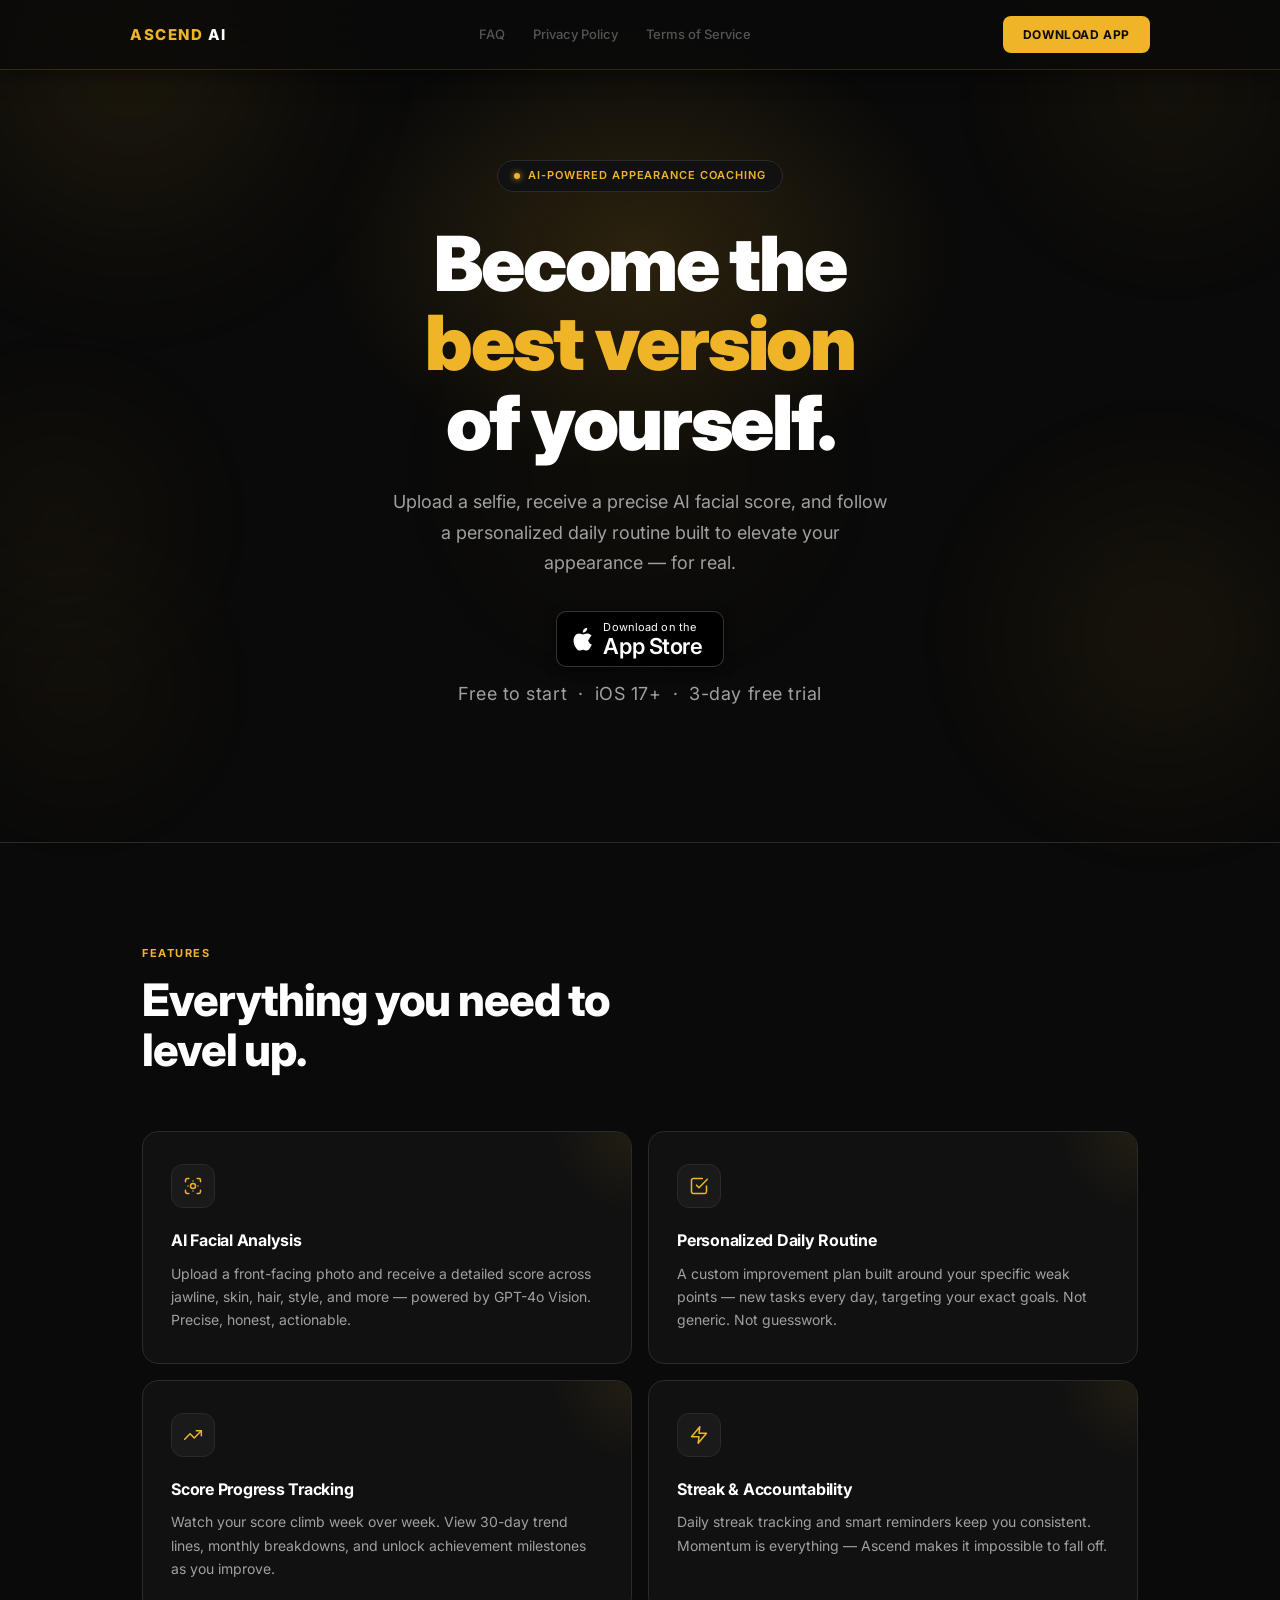
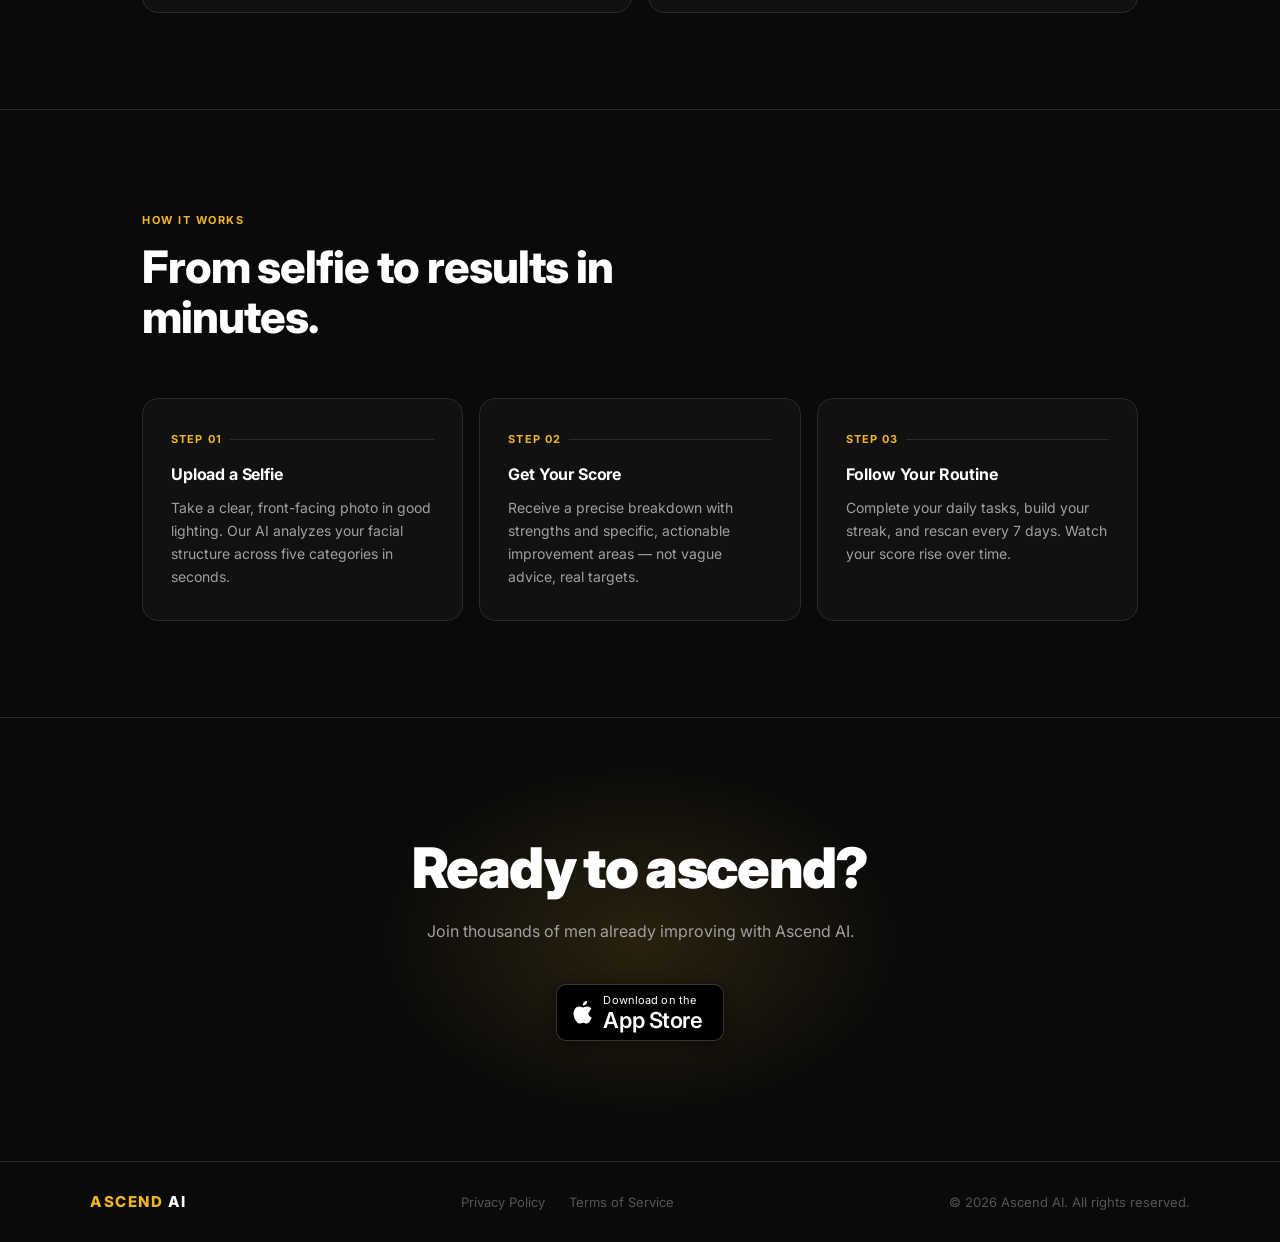
<file: index.html>
<!DOCTYPE html>
<html lang="en">
<head>
  <meta charset="UTF-8" />
  <meta name="viewport" content="width=device-width, initial-scale=1.0" />
  <title>Ascend AI — Become the Best Version of Yourself</title>
  <meta name="description" content="AI-powered appearance coaching for men. Get a precise facial analysis, personalized daily routine, and track your score over time." />
  <meta name="theme-color" content="#0A0A0A" />

  <!-- Open Graph -->
  <meta property="og:title" content="Ascend AI — Become the Best Version of Yourself" />
  <meta property="og:description" content="AI-powered appearance coaching. Upload a selfie, get scored, and follow a personalized daily routine." />
  <meta property="og:type" content="website" />
  <meta property="og:url" content="https://ascendyourself.com" />

  <link rel="preconnect" href="https://fonts.googleapis.com" />
  <link href="https://fonts.googleapis.com/css2?family=Inter:wght@400;500;600;700;800;900&display=swap" rel="stylesheet" />
  <link rel="stylesheet" href="css/styles.css" />
</head>
<body>

  <!-- Animated gold orb background -->
  <div class="bg-orbs" aria-hidden="true">
    <div class="orb orb-1"></div>
    <div class="orb orb-2"></div>
    <div class="orb orb-3"></div>
    <div class="orb orb-4"></div>
    <div class="orb orb-5"></div>
    <div class="orb orb-6"></div>
  </div>

  <div class="page-content">

    <!-- ── NAV ── -->
    <nav>
      <div class="nav-inner">
        <a href="/" class="logo">Ascend <span>AI</span></a>
        <div class="nav-links">
          <a href="/faq">FAQ</a>
          <a href="/privacy">Privacy Policy</a>
          <a href="/terms">Terms of Service</a>
        </div>
        <a href="#download" class="nav-cta">Download App</a>
      </div>
    </nav>

    <!-- ── HERO ── -->
    <section class="hero">
      <div class="hero-glow" aria-hidden="true"></div>
      <div class="hero-inner">
        <div class="badge">
          <span class="badge-dot"></span>
          AI-Powered Appearance Coaching
        </div>

        <h1>Become the<br><span class="gold">best version</span><br>of yourself.</h1>

        <p>Upload a selfie, receive a precise AI facial score, and follow a personalized daily routine built to elevate your appearance — for real.</p>

        <div class="hero-cta-group">
          <a id="download" href="https://apps.apple.com" class="app-store-badge" target="_blank" rel="noopener" aria-label="Download on the App Store">
            <span class="badge-apple-icon">
              <svg width="22" height="27" viewBox="0 0 22 27" fill="currentColor" aria-hidden="true">
                <path d="M18.1 14.2c0-2.9 2.4-4.3 2.5-4.4-1.4-2-3.5-2.3-4.2-2.3-1.8-.2-3.5 1-4.4 1-.9 0-2.3-1-3.8-1-1.9 0-3.7 1.1-4.7 2.9-2 3.5-.5 8.6 1.4 11.4.9 1.4 2 2.9 3.5 2.8 1.4-.1 1.9-.9 3.6-.9 1.7 0 2.2.9 3.7.9 1.5 0 2.5-1.4 3.4-2.8.7-1 1.3-2.1 1.6-3.2-3.5-1.4-3.6-5.4-3.6-5.4z"/>
                <path d="M15 5.2c.8-.9 1.3-2.2 1.1-3.5-1.1.1-2.4.7-3.2 1.6-.7.8-1.3 2.1-1.1 3.3 1.2.1 2.4-.6 3.2-1.4z"/>
              </svg>
            </span>
            <span class="badge-label">
              <span class="badge-label-top">Download on the</span>
              <span class="badge-label-bottom">App Store</span>
            </span>
          </a>
          <p class="hero-sub">Free to start &nbsp;·&nbsp; iOS 17+ &nbsp;·&nbsp; 3-day free trial</p>
        </div>
      </div>
    </section>

    <hr class="divider" />

    <!-- ── FEATURES ── -->
    <section class="features">
      <div class="container">
        <div class="section-header">
          <span class="section-label">Features</span>
          <h2>Everything you need to level up.</h2>
        </div>

        <div class="features-grid">

          <div class="feature-card">
            <div class="feature-icon" aria-hidden="true">
              <!-- Face / scan icon -->
              <svg width="20" height="20" viewBox="0 0 24 24" fill="none" stroke="currentColor" stroke-width="1.8" stroke-linecap="round" stroke-linejoin="round">
                <path d="M3 7V5a2 2 0 0 1 2-2h2"/>
                <path d="M17 3h2a2 2 0 0 1 2 2v2"/>
                <path d="M21 17v2a2 2 0 0 1-2 2h-2"/>
                <path d="M7 21H5a2 2 0 0 1-2-2v-2"/>
                <circle cx="12" cy="12" r="3"/>
                <path d="M12 6v.01M12 18v.01M6 12h.01M18 12h.01"/>
              </svg>
            </div>
            <h3>AI Facial Analysis</h3>
            <p>Upload a front-facing photo and receive a detailed score across jawline, skin, hair, style, and more — powered by GPT-4o Vision. Precise, honest, actionable.</p>
          </div>

          <div class="feature-card">
            <div class="feature-icon" aria-hidden="true">
              <!-- Checklist icon -->
              <svg width="20" height="20" viewBox="0 0 24 24" fill="none" stroke="currentColor" stroke-width="1.8" stroke-linecap="round" stroke-linejoin="round">
                <path d="M9 11l3 3L22 4"/>
                <path d="M21 12v7a2 2 0 0 1-2 2H5a2 2 0 0 1-2-2V5a2 2 0 0 1 2-2h11"/>
              </svg>
            </div>
            <h3>Personalized Daily Routine</h3>
            <p>A custom improvement plan built around your specific weak points — new tasks every day, targeting your exact goals. Not generic. Not guesswork.</p>
          </div>

          <div class="feature-card">
            <div class="feature-icon" aria-hidden="true">
              <!-- Chart icon -->
              <svg width="20" height="20" viewBox="0 0 24 24" fill="none" stroke="currentColor" stroke-width="1.8" stroke-linecap="round" stroke-linejoin="round">
                <polyline points="22 7 13.5 15.5 8.5 10.5 2 17"/>
                <polyline points="16 7 22 7 22 13"/>
              </svg>
            </div>
            <h3>Score Progress Tracking</h3>
            <p>Watch your score climb week over week. View 30-day trend lines, monthly breakdowns, and unlock achievement milestones as you improve.</p>
          </div>

          <div class="feature-card">
            <div class="feature-icon" aria-hidden="true">
              <!-- Lightning bolt / streak icon -->
              <svg width="20" height="20" viewBox="0 0 24 24" fill="none" stroke="currentColor" stroke-width="1.8" stroke-linecap="round" stroke-linejoin="round">
                <polygon points="13 2 3 14 12 14 11 22 21 10 12 10 13 2"/>
              </svg>
            </div>
            <h3>Streak & Accountability</h3>
            <p>Daily streak tracking and smart reminders keep you consistent. Momentum is everything — Ascend makes it impossible to fall off.</p>
          </div>

        </div>
      </div>
    </section>

    <!-- ── HOW IT WORKS ── -->
    <section class="how-it-works">
      <div class="container">
        <div class="section-header">
          <span class="section-label">How It Works</span>
          <h2>From selfie to results in minutes.</h2>
        </div>

        <div class="steps">

          <div class="step">
            <div class="step-num">Step 01</div>
            <h3>Upload a Selfie</h3>
            <p>Take a clear, front-facing photo in good lighting. Our AI analyzes your facial structure across five categories in seconds.</p>
          </div>

          <div class="step">
            <div class="step-num">Step 02</div>
            <h3>Get Your Score</h3>
            <p>Receive a precise breakdown with strengths and specific, actionable improvement areas — not vague advice, real targets.</p>
          </div>

          <div class="step">
            <div class="step-num">Step 03</div>
            <h3>Follow Your Routine</h3>
            <p>Complete your daily tasks, build your streak, and rescan every 7 days. Watch your score rise over time.</p>
          </div>

        </div>
      </div>
    </section>

    <!-- ── FINAL CTA ── -->
    <section class="final-cta">
      <div class="final-cta-glow" aria-hidden="true"></div>
      <h2>Ready to <span class="gold">ascend?</span></h2>
      <p>Join thousands of men already improving with Ascend AI.</p>
      <a href="https://apps.apple.com" class="app-store-badge" target="_blank" rel="noopener" aria-label="Download on the App Store">
        <span class="badge-apple-icon">
          <svg width="22" height="27" viewBox="0 0 22 27" fill="currentColor" aria-hidden="true">
            <path d="M18.1 14.2c0-2.9 2.4-4.3 2.5-4.4-1.4-2-3.5-2.3-4.2-2.3-1.8-.2-3.5 1-4.4 1-.9 0-2.3-1-3.8-1-1.9 0-3.7 1.1-4.7 2.9-2 3.5-.5 8.6 1.4 11.4.9 1.4 2 2.9 3.5 2.8 1.4-.1 1.9-.9 3.6-.9 1.7 0 2.2.9 3.7.9 1.5 0 2.5-1.4 3.4-2.8.7-1 1.3-2.1 1.6-3.2-3.5-1.4-3.6-5.4-3.6-5.4z"/>
            <path d="M15 5.2c.8-.9 1.3-2.2 1.1-3.5-1.1.1-2.4.7-3.2 1.6-.7.8-1.3 2.1-1.1 3.3 1.2.1 2.4-.6 3.2-1.4z"/>
          </svg>
        </span>
        <span class="badge-label">
          <span class="badge-label-top">Download on the</span>
          <span class="badge-label-bottom">App Store</span>
        </span>
      </a>
    </section>

    <!-- ── FOOTER ── -->
    <footer>
      <div class="footer-inner">
        <a href="/" class="logo">Ascend <span>AI</span></a>
        <div class="footer-links">
          <a href="/privacy">Privacy Policy</a>
          <a href="/terms">Terms of Service</a>
        </div>
        <p class="footer-copy">© 2026 Ascend AI. All rights reserved.</p>
      </div>
    </footer>

  </div><!-- /page-content -->

  <script src="js/main.js"></script>
</body>
</html>
</file>
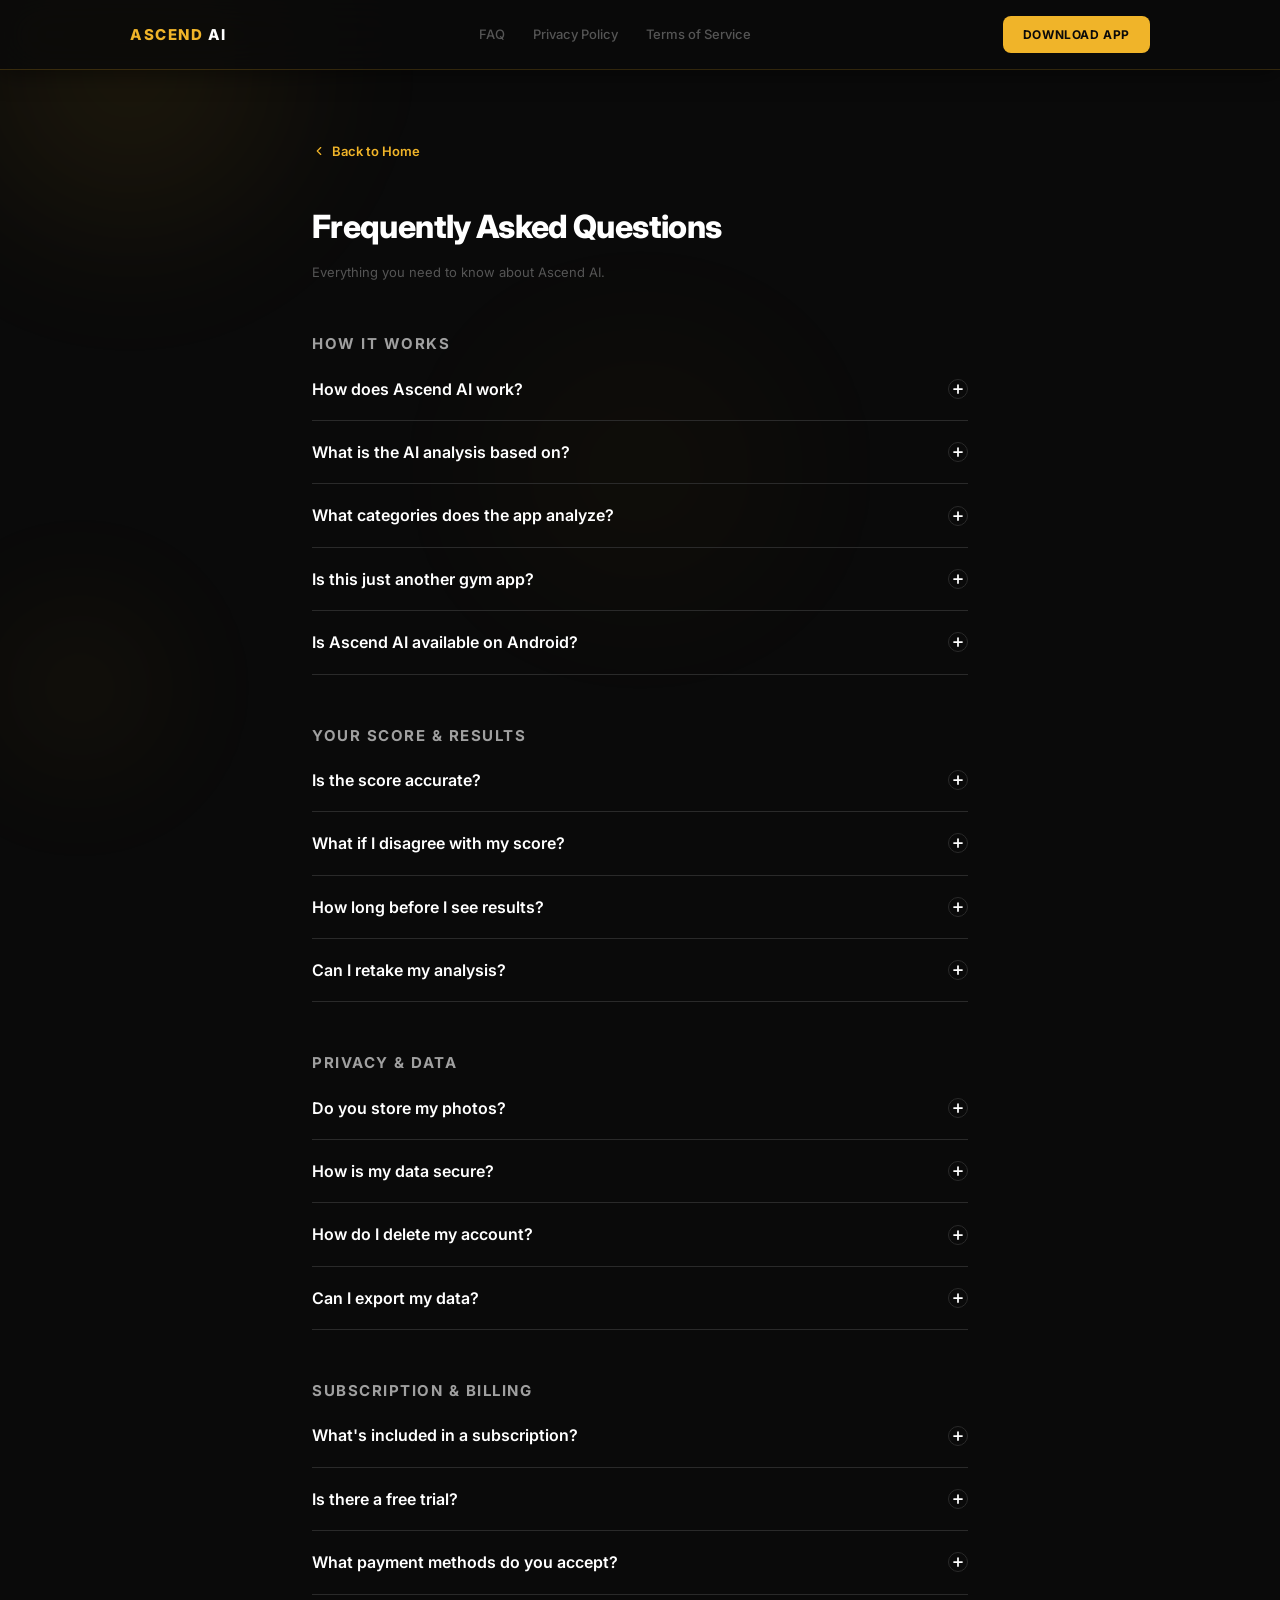
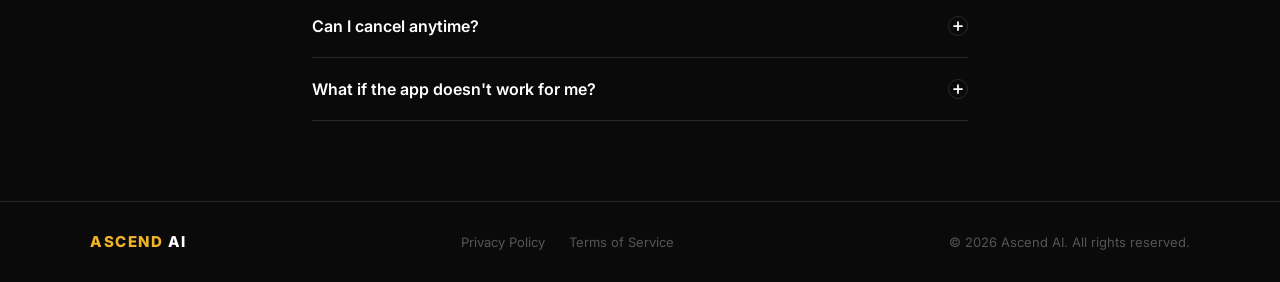
<file: faq/index.html>
<!DOCTYPE html>
<html lang="en">
<head>
  <meta charset="UTF-8" />
  <meta name="viewport" content="width=device-width, initial-scale=1.0" />
  <title>FAQ — Ascend AI</title>
  <meta name="description" content="Frequently asked questions about Ascend AI." />
  <link rel="preconnect" href="https://fonts.googleapis.com" />
  <link href="https://fonts.googleapis.com/css2?family=Inter:wght@400;500;600;700;800;900&display=swap" rel="stylesheet" />
  <link rel="stylesheet" href="../css/styles.css" />
  <style>
    .faq-list {
      margin-top: 48px;
    }
    .faq-item {
      border-bottom: 1px solid var(--border);
    }
    .faq-item:first-child {
      border-top: 1px solid var(--border);
    }
    .faq-question {
      width: 100%;
      background: none;
      border: none;
      color: var(--text);
      font-family: inherit;
      font-size: 16px;
      font-weight: 600;
      text-align: left;
      padding: 20px 0;
      cursor: pointer;
      display: flex;
      justify-content: space-between;
      align-items: center;
      gap: 16px;
      line-height: 1.4;
    }
    .faq-question:hover {
      color: var(--accent);
    }
    .faq-icon {
      flex-shrink: 0;
      width: 20px;
      height: 20px;
      border-radius: 50%;
      border: 1.5px solid var(--border);
      display: flex;
      align-items: center;
      justify-content: center;
      transition: border-color 0.2s, background 0.2s;
    }
    .faq-icon svg {
      transition: transform 0.25s ease;
    }
    .faq-item.open .faq-icon {
      border-color: var(--accent);
      background: rgba(240, 180, 41, 0.08);
    }
    .faq-item.open .faq-icon svg {
      transform: rotate(45deg);
    }
    .faq-item.open .faq-question {
      color: var(--accent);
    }
    .faq-answer {
      display: none;
      padding: 0 0 24px;
      font-size: 15px;
      color: var(--text-2);
      line-height: 1.75;
    }
    .faq-answer.visible {
      display: block;
    }
    .faq-answer ul {
      padding-left: 20px;
      margin: 8px 0 0;
    }
    .faq-answer li {
      margin-bottom: 6px;
    }
    .faq-answer em {
      color: var(--text);
      font-style: normal;
      font-weight: 500;
    }
    .faq-section-label {
      font-size: 11px;
      font-weight: 700;
      letter-spacing: 0.1em;
      text-transform: uppercase;
      color: var(--accent);
      margin: 48px 0 0;
    }
    .faq-section-label:first-child {
      margin-top: 0;
    }
  </style>
</head>
<body>

  <div class="bg-orbs" aria-hidden="true">
    <div class="orb orb-1"></div>
    <div class="orb orb-4"></div>
    <div class="orb orb-6"></div>
  </div>

  <div class="page-content">

    <nav>
      <div class="nav-inner">
        <a href="/" class="logo">Ascend <span>AI</span></a>
        <div class="nav-links">
          <a href="/faq">FAQ</a>
          <a href="/privacy">Privacy Policy</a>
          <a href="/terms">Terms of Service</a>
        </div>
        <a href="https://apps.apple.com" class="nav-cta" target="_blank" rel="noopener">Download App</a>
      </div>
    </nav>

    <div class="legal-page">
      <a href="/" class="back-link">
        <svg width="14" height="14" viewBox="0 0 24 24" fill="none" stroke="currentColor" stroke-width="2" stroke-linecap="round" stroke-linejoin="round">
          <polyline points="15 18 9 12 15 6"/>
        </svg>
        Back to Home
      </a>

      <h1>Frequently Asked Questions</h1>
      <p class="updated">Everything you need to know about Ascend AI.</p>

      <div class="faq-list">

        <p class="faq-section-label">How it works</p>

        <div class="faq-item">
          <button class="faq-question">
            How does Ascend AI work?
            <span class="faq-icon"><svg width="10" height="10" viewBox="0 0 10 10" fill="none" stroke="currentColor" stroke-width="1.75" stroke-linecap="round"><line x1="5" y1="1" x2="5" y2="9"/><line x1="1" y1="5" x2="9" y2="5"/></svg></span>
          </button>
          <div class="faq-answer">
            Upload a selfie, get an AI-powered facial analysis with a personalized score (1–100), and receive daily improvement tasks tailored to your goals. Rescan anytime to track progress.
          </div>
        </div>

        <div class="faq-item">
          <button class="faq-question">
            What is the AI analysis based on?
            <span class="faq-icon"><svg width="10" height="10" viewBox="0 0 10 10" fill="none" stroke="currentColor" stroke-width="1.75" stroke-linecap="round"><line x1="5" y1="1" x2="5" y2="9"/><line x1="1" y1="5" x2="9" y2="5"/></svg></span>
          </button>
          <div class="faq-answer">
            Our AI uses advanced vision analysis to evaluate facial structure, skin quality, symmetry, and grooming across key categories: jawline, skin, hair, style, and fitness. You get specific, actionable improvements — not generic advice.
          </div>
        </div>

        <div class="faq-item">
          <button class="faq-question">
            What categories does the app analyze?
            <span class="faq-icon"><svg width="10" height="10" viewBox="0 0 10 10" fill="none" stroke="currentColor" stroke-width="1.75" stroke-linecap="round"><line x1="5" y1="1" x2="5" y2="9"/><line x1="1" y1="5" x2="9" y2="5"/></svg></span>
          </button>
          <div class="faq-answer">
            <ul>
              <li>Skin (hydration, clarity, texture)</li>
              <li>Hair (grooming, style, health)</li>
              <li>Jawline (definition, symmetry)</li>
              <li>Style (fashion, grooming, products)</li>
              <li>Fitness (posture, muscle definition)</li>
              <li><em>More categories coming soon</em></li>
            </ul>
          </div>
        </div>

        <div class="faq-item">
          <button class="faq-question">
            Is this just another gym app?
            <span class="faq-icon"><svg width="10" height="10" viewBox="0 0 10 10" fill="none" stroke="currentColor" stroke-width="1.75" stroke-linecap="round"><line x1="5" y1="1" x2="5" y2="9"/><line x1="1" y1="5" x2="9" y2="5"/></svg></span>
          </button>
          <div class="faq-answer">
            No. Ascend AI focuses on appearance improvement holistically — skin care, grooming, style, posture, fitness. It's a personalized appearance coach, not a workout tracker.
          </div>
        </div>

        <div class="faq-item">
          <button class="faq-question">
            Is Ascend AI available on Android?
            <span class="faq-icon"><svg width="10" height="10" viewBox="0 0 10 10" fill="none" stroke="currentColor" stroke-width="1.75" stroke-linecap="round"><line x1="5" y1="1" x2="5" y2="9"/><line x1="1" y1="5" x2="9" y2="5"/></svg></span>
          </button>
          <div class="faq-answer">
            Currently iOS only. Android coming soon.
          </div>
        </div>

        <p class="faq-section-label">Your score &amp; results</p>

        <div class="faq-item">
          <button class="faq-question">
            Is the score accurate?
            <span class="faq-icon"><svg width="10" height="10" viewBox="0 0 10 10" fill="none" stroke="currentColor" stroke-width="1.75" stroke-linecap="round"><line x1="5" y1="1" x2="5" y2="9"/><line x1="1" y1="5" x2="9" y2="5"/></svg></span>
          </button>
          <div class="faq-answer">
            The score is a personalized benchmark for <em>your</em> improvement journey, not a judgment. We compare your results over time to show real progress. Most users see measurable improvements within weeks.
          </div>
        </div>

        <div class="faq-item">
          <button class="faq-question">
            What if I disagree with my score?
            <span class="faq-icon"><svg width="10" height="10" viewBox="0 0 10 10" fill="none" stroke="currentColor" stroke-width="1.75" stroke-linecap="round"><line x1="5" y1="1" x2="5" y2="9"/><line x1="1" y1="5" x2="9" y2="5"/></svg></span>
          </button>
          <div class="faq-answer">
            The score is a starting point. Your real metric is progress — whether your routine is moving the needle. Many users improve significantly, and that's what matters.
          </div>
        </div>

        <div class="faq-item">
          <button class="faq-question">
            How long before I see results?
            <span class="faq-icon"><svg width="10" height="10" viewBox="0 0 10 10" fill="none" stroke="currentColor" stroke-width="1.75" stroke-linecap="round"><line x1="5" y1="1" x2="5" y2="9"/><line x1="1" y1="5" x2="9" y2="5"/></svg></span>
          </button>
          <div class="faq-answer">
            Most users see visible progress in 2–4 weeks of consistent daily tasks. Dramatic changes take 8–12 weeks. Consistency matters more than intensity.
          </div>
        </div>

        <div class="faq-item">
          <button class="faq-question">
            Can I retake my analysis?
            <span class="faq-icon"><svg width="10" height="10" viewBox="0 0 10 10" fill="none" stroke="currentColor" stroke-width="1.75" stroke-linecap="round"><line x1="5" y1="1" x2="5" y2="9"/><line x1="1" y1="5" x2="9" y2="5"/></svg></span>
          </button>
          <div class="faq-answer">
            Yes, anytime. Rescan daily or weekly to track how your routine is working and adjust as needed.
          </div>
        </div>

        <p class="faq-section-label">Privacy &amp; data</p>

        <div class="faq-item">
          <button class="faq-question">
            Do you store my photos?
            <span class="faq-icon"><svg width="10" height="10" viewBox="0 0 10 10" fill="none" stroke="currentColor" stroke-width="1.75" stroke-linecap="round"><line x1="5" y1="1" x2="5" y2="9"/><line x1="1" y1="5" x2="9" y2="5"/></svg></span>
          </button>
          <div class="faq-answer">
            No. Photos are processed for analysis and permanently deleted immediately after. We never store selfies or use them for any purpose beyond your analysis.
          </div>
        </div>

        <div class="faq-item">
          <button class="faq-question">
            How is my data secure?
            <span class="faq-icon"><svg width="10" height="10" viewBox="0 0 10 10" fill="none" stroke="currentColor" stroke-width="1.75" stroke-linecap="round"><line x1="5" y1="1" x2="5" y2="9"/><line x1="1" y1="5" x2="9" y2="5"/></svg></span>
          </button>
          <div class="faq-answer">
            All data is encrypted in transit and at rest. Photos are deleted immediately after analysis. We follow industry-standard security practices and never sell your data.
          </div>
        </div>

        <div class="faq-item">
          <button class="faq-question">
            How do I delete my account?
            <span class="faq-icon"><svg width="10" height="10" viewBox="0 0 10 10" fill="none" stroke="currentColor" stroke-width="1.75" stroke-linecap="round"><line x1="5" y1="1" x2="5" y2="9"/><line x1="1" y1="5" x2="9" y2="5"/></svg></span>
          </button>
          <div class="faq-answer">
            You can delete your account anytime in Settings → Account → Delete Account. This permanently removes all your data and cannot be undone.
          </div>
        </div>

        <div class="faq-item">
          <button class="faq-question">
            Can I export my data?
            <span class="faq-icon"><svg width="10" height="10" viewBox="0 0 10 10" fill="none" stroke="currentColor" stroke-width="1.75" stroke-linecap="round"><line x1="5" y1="1" x2="5" y2="9"/><line x1="1" y1="5" x2="9" y2="5"/></svg></span>
          </button>
          <div class="faq-answer">
            Yes. Download your analysis history and progress data anytime from Settings → Data Export (delivered within 24 hours).
          </div>
        </div>

        <p class="faq-section-label">Subscription &amp; billing</p>

        <div class="faq-item">
          <button class="faq-question">
            What's included in a subscription?
            <span class="faq-icon"><svg width="10" height="10" viewBox="0 0 10 10" fill="none" stroke="currentColor" stroke-width="1.75" stroke-linecap="round"><line x1="5" y1="1" x2="5" y2="9"/><line x1="1" y1="5" x2="9" y2="5"/></svg></span>
          </button>
          <div class="faq-answer">
            <ul>
              <li>Unlimited AI analyses (rescan anytime)</li>
              <li>Personalized daily tasks (3 per day)</li>
              <li>Progress tracking (30-day trend, achievements)</li>
              <li>Custom routines based on your improvements</li>
              <li>All future features</li>
            </ul>
          </div>
        </div>

        <div class="faq-item">
          <button class="faq-question">
            Is there a free trial?
            <span class="faq-icon"><svg width="10" height="10" viewBox="0 0 10 10" fill="none" stroke="currentColor" stroke-width="1.75" stroke-linecap="round"><line x1="5" y1="1" x2="5" y2="9"/><line x1="1" y1="5" x2="9" y2="5"/></svg></span>
          </button>
          <div class="faq-answer">
            Yes. 3 days free on both monthly and yearly plans. Credit card required to start — you won't be charged during the trial. Cancel anytime before day 3 to avoid charges.
          </div>
        </div>

        <div class="faq-item">
          <button class="faq-question">
            What payment methods do you accept?
            <span class="faq-icon"><svg width="10" height="10" viewBox="0 0 10 10" fill="none" stroke="currentColor" stroke-width="1.75" stroke-linecap="round"><line x1="5" y1="1" x2="5" y2="9"/><line x1="1" y1="5" x2="9" y2="5"/></svg></span>
          </button>
          <div class="faq-answer">
            We accept all major credit cards, debit cards, and Apple Pay through secure payment processing.
          </div>
        </div>

        <div class="faq-item">
          <button class="faq-question">
            Can I cancel anytime?
            <span class="faq-icon"><svg width="10" height="10" viewBox="0 0 10 10" fill="none" stroke="currentColor" stroke-width="1.75" stroke-linecap="round"><line x1="5" y1="1" x2="5" y2="9"/><line x1="1" y1="5" x2="9" y2="5"/></svg></span>
          </button>
          <div class="faq-answer">
            Yes. Monthly plans cancel immediately with no penalty. Yearly plans can be cancelled anytime — you retain access through your renewal date.
          </div>
        </div>

        <div class="faq-item">
          <button class="faq-question">
            What if the app doesn't work for me?
            <span class="faq-icon"><svg width="10" height="10" viewBox="0 0 10 10" fill="none" stroke="currentColor" stroke-width="1.75" stroke-linecap="round"><line x1="5" y1="1" x2="5" y2="9"/><line x1="1" y1="5" x2="9" y2="5"/></svg></span>
          </button>
          <div class="faq-answer">
            If you're not satisfied within 7 days, contact support for a full refund — no questions asked.
          </div>
        </div>

      </div>
    </div>

    <footer>
      <div class="footer-inner">
        <a href="/" class="logo">Ascend <span>AI</span></a>
        <div class="footer-links">
          <a href="/privacy">Privacy Policy</a>
          <a href="/terms">Terms of Service</a>
        </div>
        <p class="footer-copy">© 2026 Ascend AI. All rights reserved.</p>
      </div>
    </footer>

  </div>

  <script>
    document.querySelectorAll('.faq-question').forEach(btn => {
      btn.addEventListener('click', () => {
        const item = btn.closest('.faq-item');
        const answer = item.querySelector('.faq-answer');
        const isOpen = item.classList.contains('open');
        document.querySelectorAll('.faq-item.open').forEach(el => {
          el.classList.remove('open');
          el.querySelector('.faq-answer').classList.remove('visible');
        });
        if (!isOpen) {
          item.classList.add('open');
          answer.classList.add('visible');
        }
      });
    });
  </script>

</body>
</html>
</file>
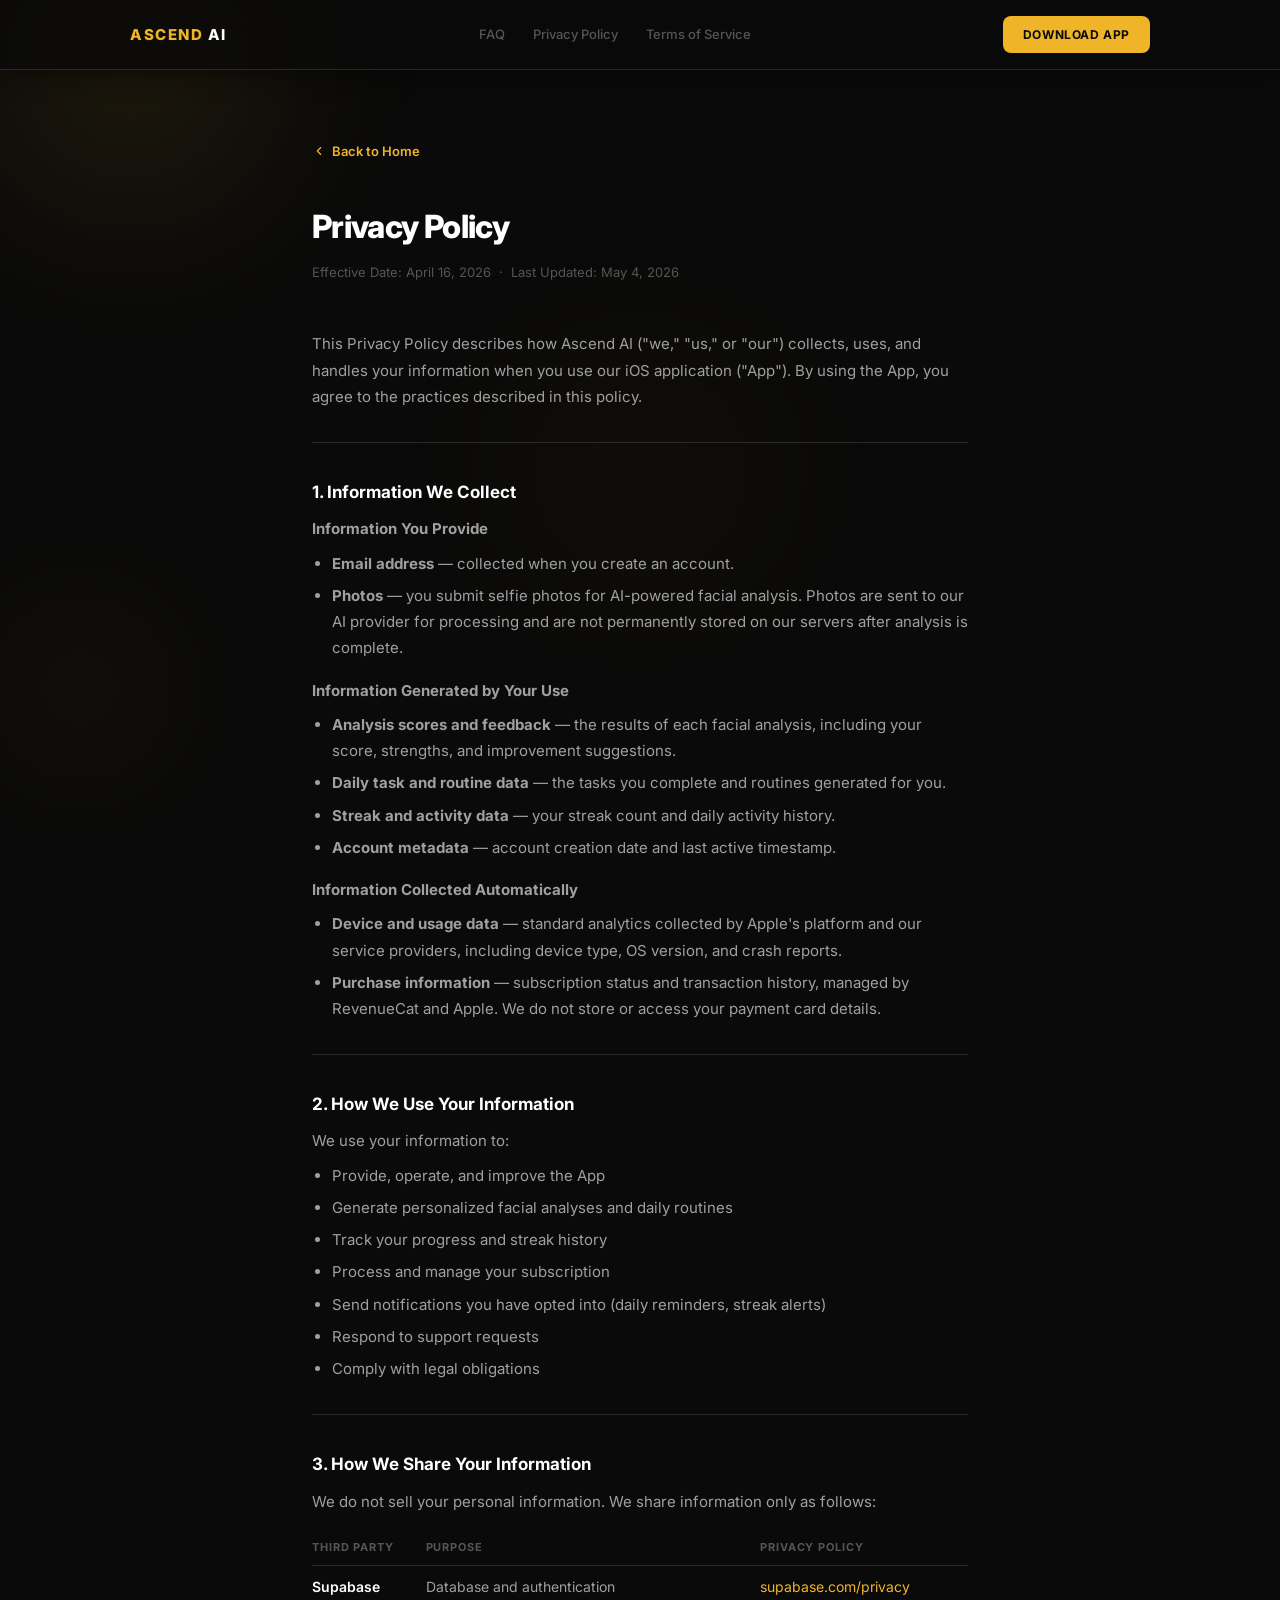
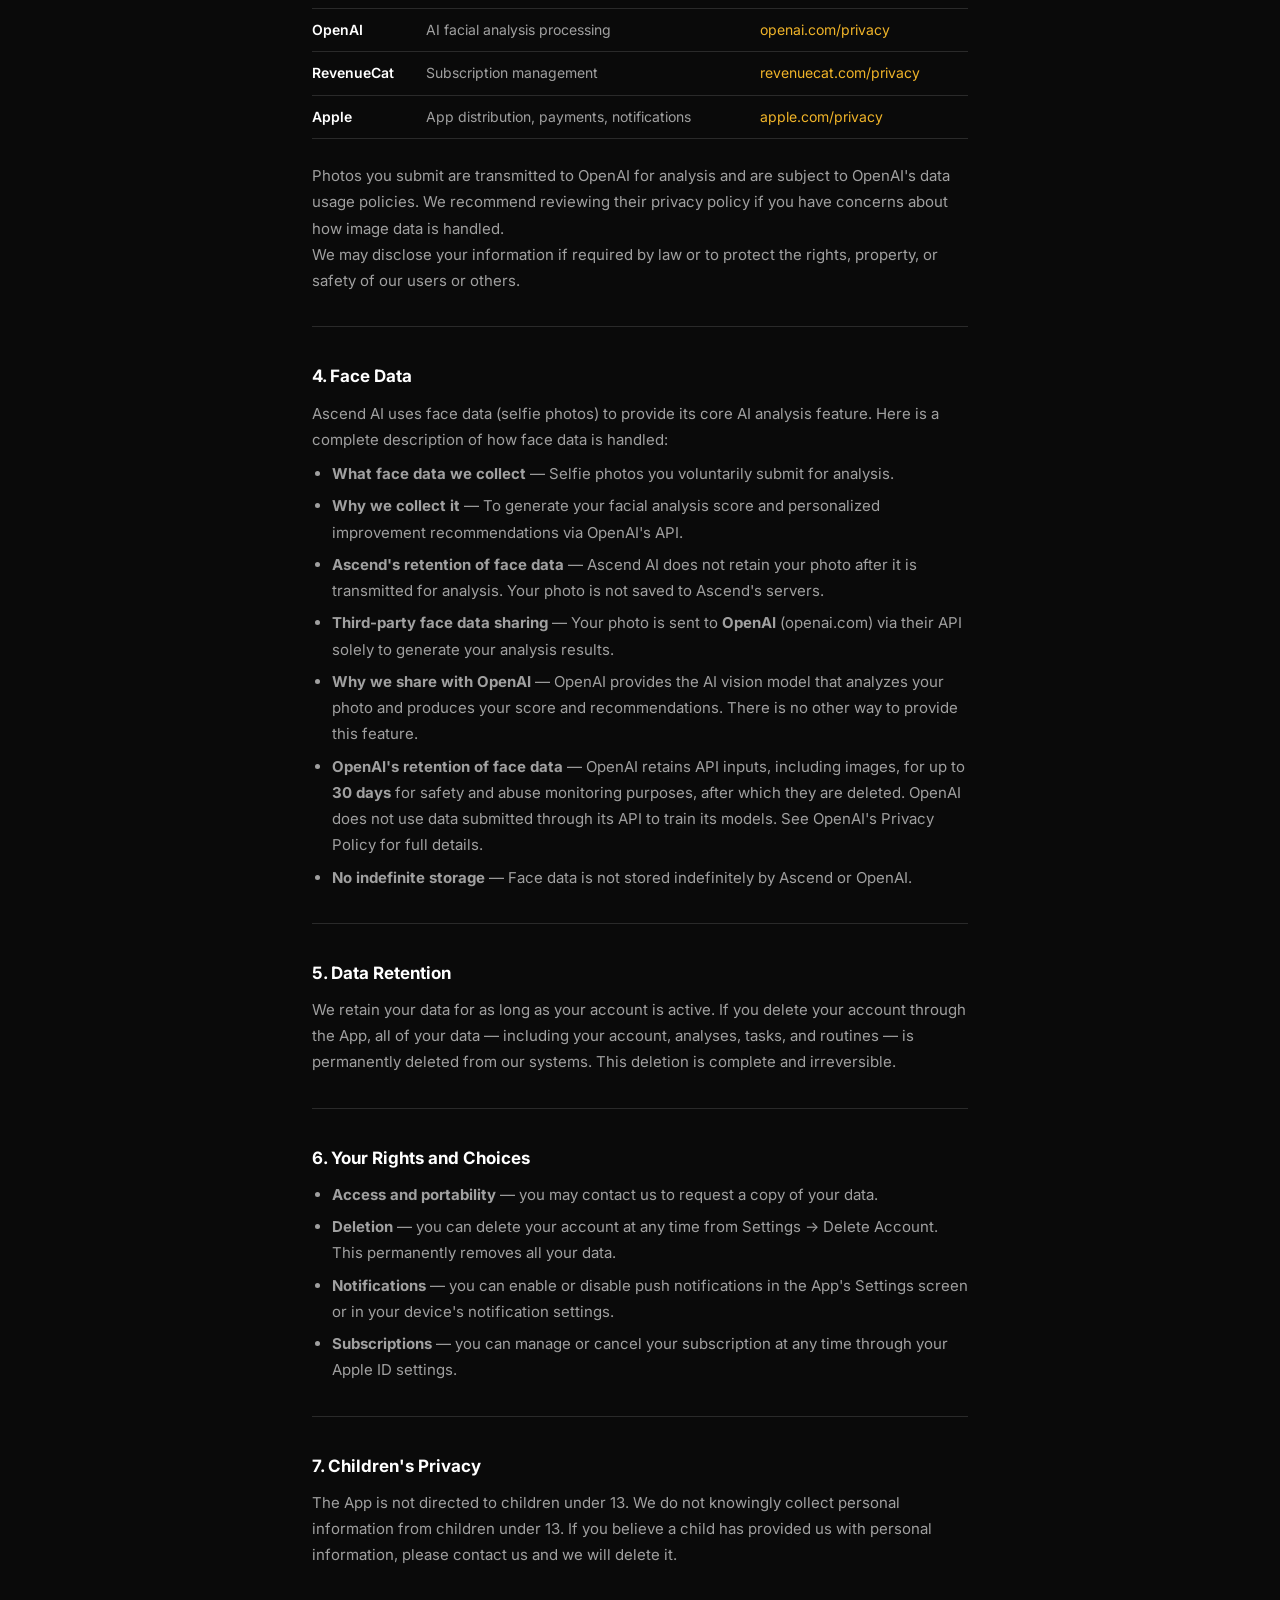
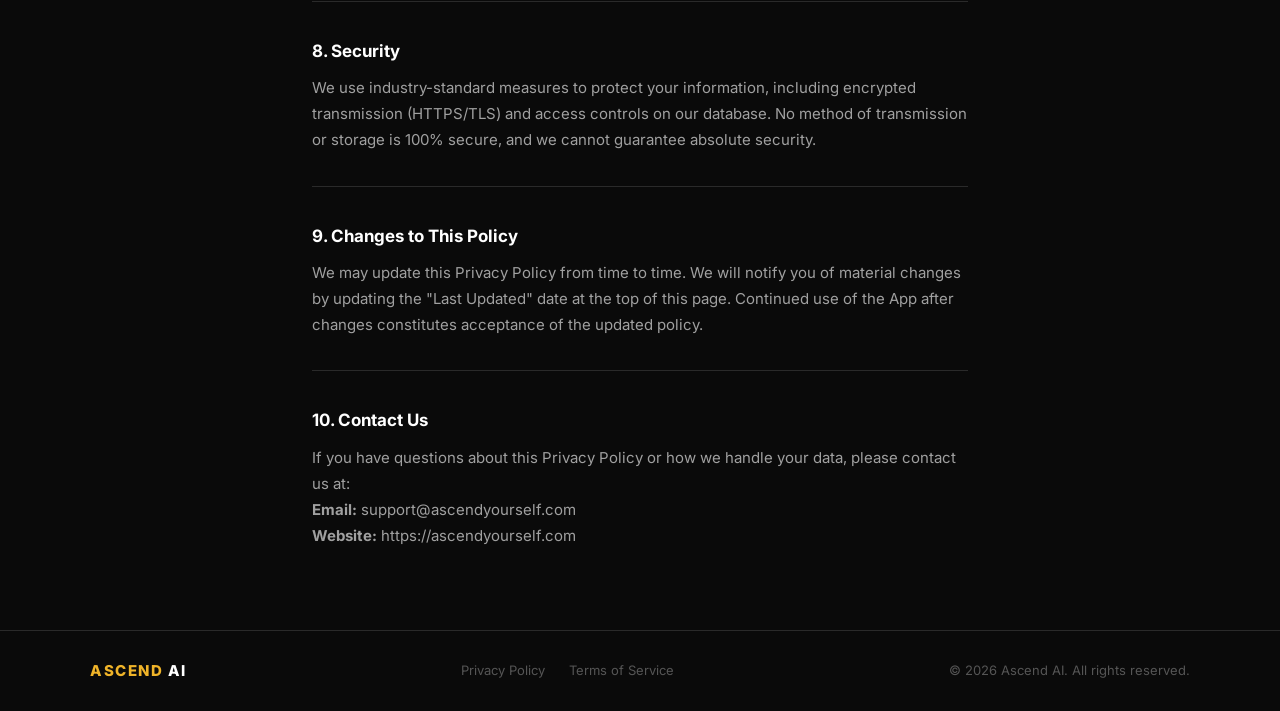
<file: privacy/index.html>
<!DOCTYPE html>
<html lang="en">
<head>
  <meta charset="UTF-8" />
  <meta name="viewport" content="width=device-width, initial-scale=1.0" />
  <title>Privacy Policy — Ascend AI</title>
  <meta name="description" content="Privacy Policy for Ascend AI." />
  <link rel="preconnect" href="https://fonts.googleapis.com" />
  <link href="https://fonts.googleapis.com/css2?family=Inter:wght@400;500;600;700;800;900&display=swap" rel="stylesheet" />
  <link rel="stylesheet" href="../css/styles.css" />
</head>
<body>

  <div class="bg-orbs" aria-hidden="true">
    <div class="orb orb-1"></div>
    <div class="orb orb-4"></div>
    <div class="orb orb-6"></div>
  </div>

  <div class="page-content">

    <nav>
      <div class="nav-inner">
        <a href="/" class="logo">Ascend <span>AI</span></a>
        <div class="nav-links">
          <a href="/faq">FAQ</a>
          <a href="/privacy">Privacy Policy</a>
          <a href="/terms">Terms of Service</a>
        </div>
        <a href="https://apps.apple.com" class="nav-cta" target="_blank" rel="noopener">Download App</a>
      </div>
    </nav>

    <div class="legal-page">
      <a href="/" class="back-link">
        <svg width="14" height="14" viewBox="0 0 24 24" fill="none" stroke="currentColor" stroke-width="2" stroke-linecap="round" stroke-linejoin="round">
          <polyline points="15 18 9 12 15 6"/>
        </svg>
        Back to Home
      </a>

      <h1>Privacy Policy</h1>
      <p class="updated">Effective Date: April 16, 2026 &nbsp;·&nbsp; Last Updated: May 4, 2026</p>

      <p>This Privacy Policy describes how Ascend AI ("we," "us," or "our") collects, uses, and handles your information when you use our iOS application ("App"). By using the App, you agree to the practices described in this policy.</p>

      <hr />

      <h2>1. Information We Collect</h2>
      <p><strong>Information You Provide</strong></p>
      <ul>
        <li><strong>Email address</strong> — collected when you create an account.</li>
        <li><strong>Photos</strong> — you submit selfie photos for AI-powered facial analysis. Photos are sent to our AI provider for processing and are not permanently stored on our servers after analysis is complete.</li>
      </ul>

      <p><strong>Information Generated by Your Use</strong></p>
      <ul>
        <li><strong>Analysis scores and feedback</strong> — the results of each facial analysis, including your score, strengths, and improvement suggestions.</li>
        <li><strong>Daily task and routine data</strong> — the tasks you complete and routines generated for you.</li>
        <li><strong>Streak and activity data</strong> — your streak count and daily activity history.</li>
        <li><strong>Account metadata</strong> — account creation date and last active timestamp.</li>
      </ul>

      <p><strong>Information Collected Automatically</strong></p>
      <ul>
        <li><strong>Device and usage data</strong> — standard analytics collected by Apple's platform and our service providers, including device type, OS version, and crash reports.</li>
        <li><strong>Purchase information</strong> — subscription status and transaction history, managed by RevenueCat and Apple. We do not store or access your payment card details.</li>
      </ul>

      <hr />

      <h2>2. How We Use Your Information</h2>
      <p>We use your information to:</p>
      <ul>
        <li>Provide, operate, and improve the App</li>
        <li>Generate personalized facial analyses and daily routines</li>
        <li>Track your progress and streak history</li>
        <li>Process and manage your subscription</li>
        <li>Send notifications you have opted into (daily reminders, streak alerts)</li>
        <li>Respond to support requests</li>
        <li>Comply with legal obligations</li>
      </ul>

      <hr />

      <h2>3. How We Share Your Information</h2>
      <p>We do not sell your personal information. We share information only as follows:</p>

      <table>
        <thead>
          <tr>
            <th>Third Party</th>
            <th>Purpose</th>
            <th>Privacy Policy</th>
          </tr>
        </thead>
        <tbody>
          <tr>
            <td>Supabase</td>
            <td>Database and authentication</td>
            <td><a href="https://supabase.com/privacy" target="_blank" rel="noopener">supabase.com/privacy</a></td>
          </tr>
          <tr>
            <td>OpenAI</td>
            <td>AI facial analysis processing</td>
            <td><a href="https://openai.com/policies/privacy-policy" target="_blank" rel="noopener">openai.com/privacy</a></td>
          </tr>
          <tr>
            <td>RevenueCat</td>
            <td>Subscription management</td>
            <td><a href="https://www.revenuecat.com/privacy" target="_blank" rel="noopener">revenuecat.com/privacy</a></td>
          </tr>
          <tr>
            <td>Apple</td>
            <td>App distribution, payments, notifications</td>
            <td><a href="https://www.apple.com/privacy/" target="_blank" rel="noopener">apple.com/privacy</a></td>
          </tr>
        </tbody>
      </table>

      <p>Photos you submit are transmitted to OpenAI for analysis and are subject to OpenAI's data usage policies. We recommend reviewing their privacy policy if you have concerns about how image data is handled.</p>
      <p>We may disclose your information if required by law or to protect the rights, property, or safety of our users or others.</p>

      <hr />

      <h2>4. Face Data</h2>
      <p>Ascend AI uses face data (selfie photos) to provide its core AI analysis feature. Here is a complete description of how face data is handled:</p>
      <ul>
        <li><strong>What face data we collect</strong> — Selfie photos you voluntarily submit for analysis.</li>
        <li><strong>Why we collect it</strong> — To generate your facial analysis score and personalized improvement recommendations via OpenAI's API.</li>
        <li><strong>Ascend's retention of face data</strong> — Ascend AI does not retain your photo after it is transmitted for analysis. Your photo is not saved to Ascend's servers.</li>
        <li><strong>Third-party face data sharing</strong> — Your photo is sent to <strong>OpenAI</strong> (openai.com) via their API solely to generate your analysis results.</li>
        <li><strong>Why we share with OpenAI</strong> — OpenAI provides the AI vision model that analyzes your photo and produces your score and recommendations. There is no other way to provide this feature.</li>
        <li><strong>OpenAI's retention of face data</strong> — OpenAI retains API inputs, including images, for up to <strong>30 days</strong> for safety and abuse monitoring purposes, after which they are deleted. OpenAI does not use data submitted through its API to train its models. See <a href="https://openai.com/policies/privacy-policy" target="_blank" rel="noopener">OpenAI's Privacy Policy</a> for full details.</li>
        <li><strong>No indefinite storage</strong> — Face data is not stored indefinitely by Ascend or OpenAI.</li>
      </ul>

      <hr />

      <h2>5. Data Retention</h2>
      <p>We retain your data for as long as your account is active. If you delete your account through the App, all of your data — including your account, analyses, tasks, and routines — is permanently deleted from our systems. This deletion is complete and irreversible.</p>

      <hr />

      <h2>6. Your Rights and Choices</h2>
      <ul>
        <li><strong>Access and portability</strong> — you may contact us to request a copy of your data.</li>
        <li><strong>Deletion</strong> — you can delete your account at any time from Settings → Delete Account. This permanently removes all your data.</li>
        <li><strong>Notifications</strong> — you can enable or disable push notifications in the App's Settings screen or in your device's notification settings.</li>
        <li><strong>Subscriptions</strong> — you can manage or cancel your subscription at any time through your Apple ID settings.</li>
      </ul>

      <hr />

      <h2>7. Children's Privacy</h2>
      <p>The App is not directed to children under 13. We do not knowingly collect personal information from children under 13. If you believe a child has provided us with personal information, please contact us and we will delete it.</p>

      <hr />

      <h2>8. Security</h2>
      <p>We use industry-standard measures to protect your information, including encrypted transmission (HTTPS/TLS) and access controls on our database. No method of transmission or storage is 100% secure, and we cannot guarantee absolute security.</p>

      <hr />

      <h2>9. Changes to This Policy</h2>
      <p>We may update this Privacy Policy from time to time. We will notify you of material changes by updating the "Last Updated" date at the top of this page. Continued use of the App after changes constitutes acceptance of the updated policy.</p>

      <hr />

      <h2>10. Contact Us</h2>
      <p>If you have questions about this Privacy Policy or how we handle your data, please contact us at:</p>
      <p><strong>Email:</strong> support@ascendyourself.com<br />
      <strong>Website:</strong> https://ascendyourself.com</p>
    </div>

    <footer>
      <div class="footer-inner">
        <a href="/" class="logo">Ascend <span>AI</span></a>
        <div class="footer-links">
          <a href="/privacy">Privacy Policy</a>
          <a href="/terms">Terms of Service</a>
        </div>
        <p class="footer-copy">© 2026 Ascend AI. All rights reserved.</p>
      </div>
    </footer>

  </div>

</body>
</html>
</file>
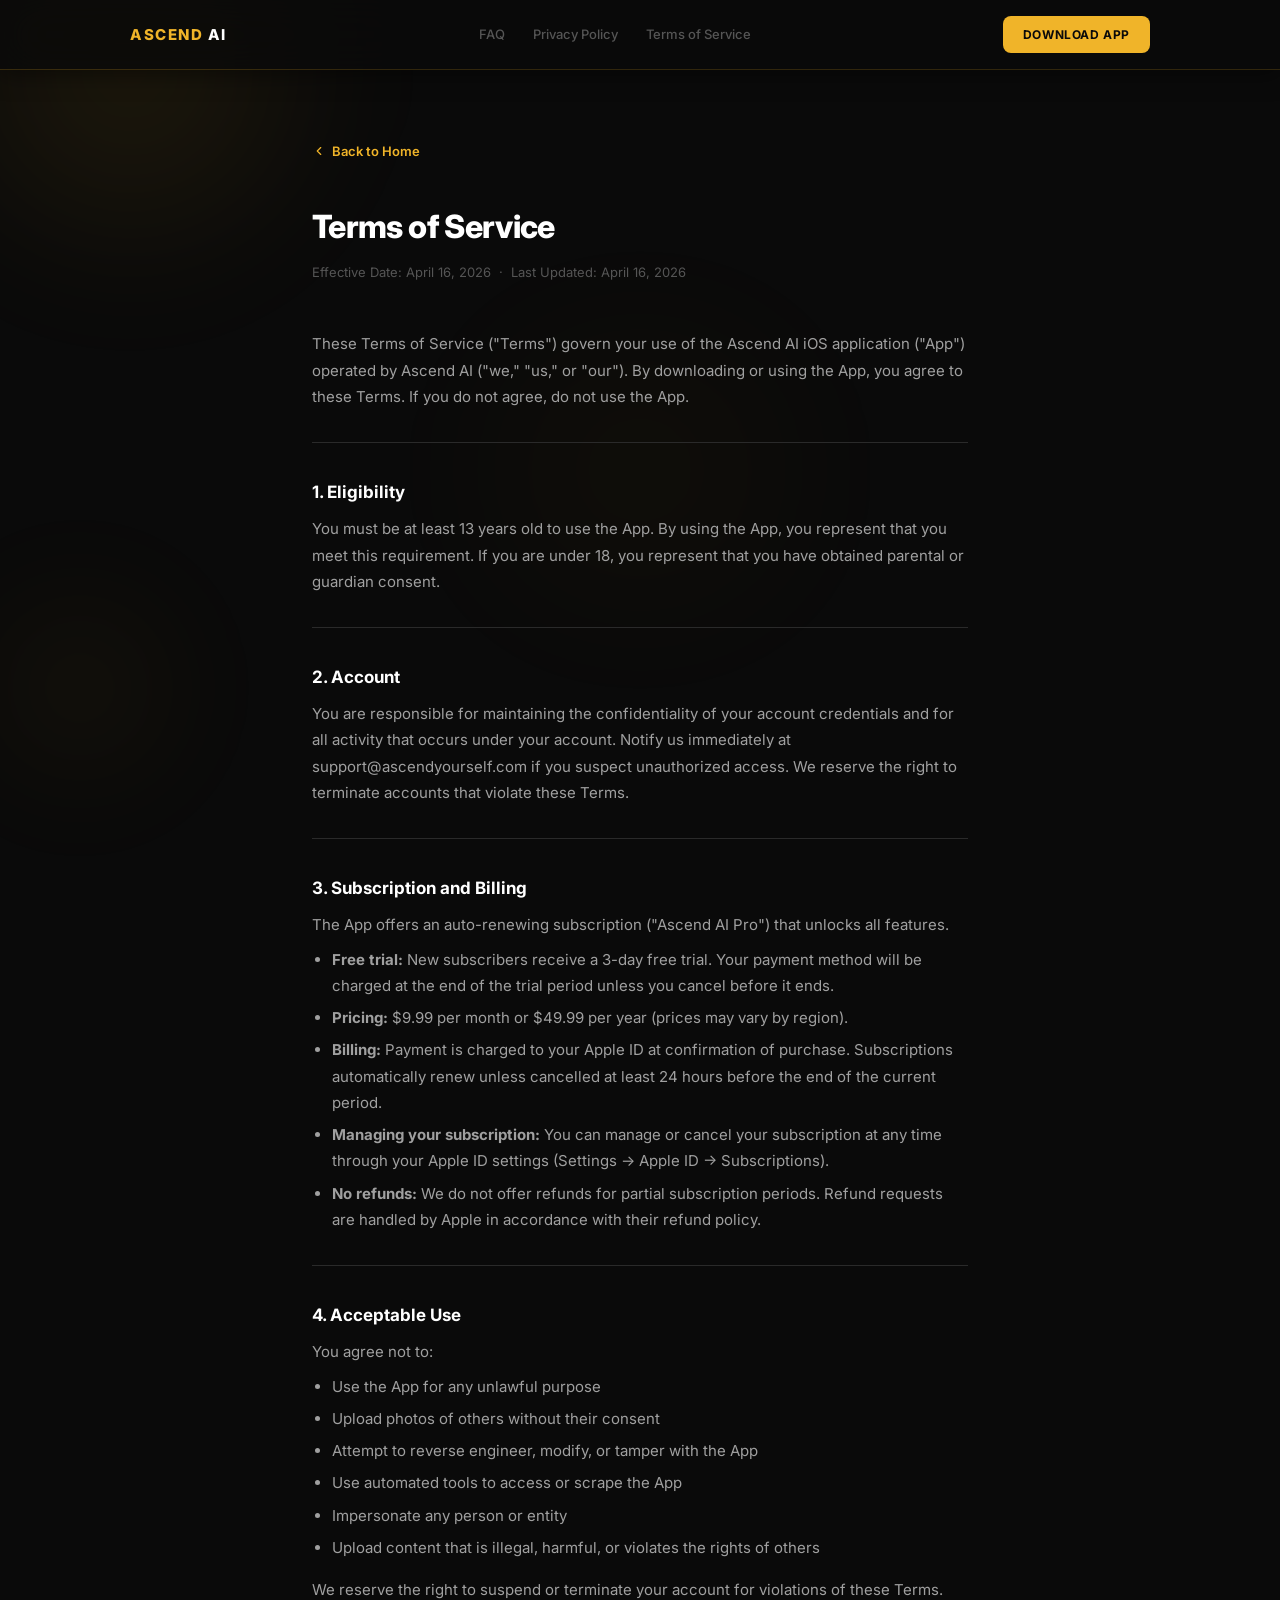
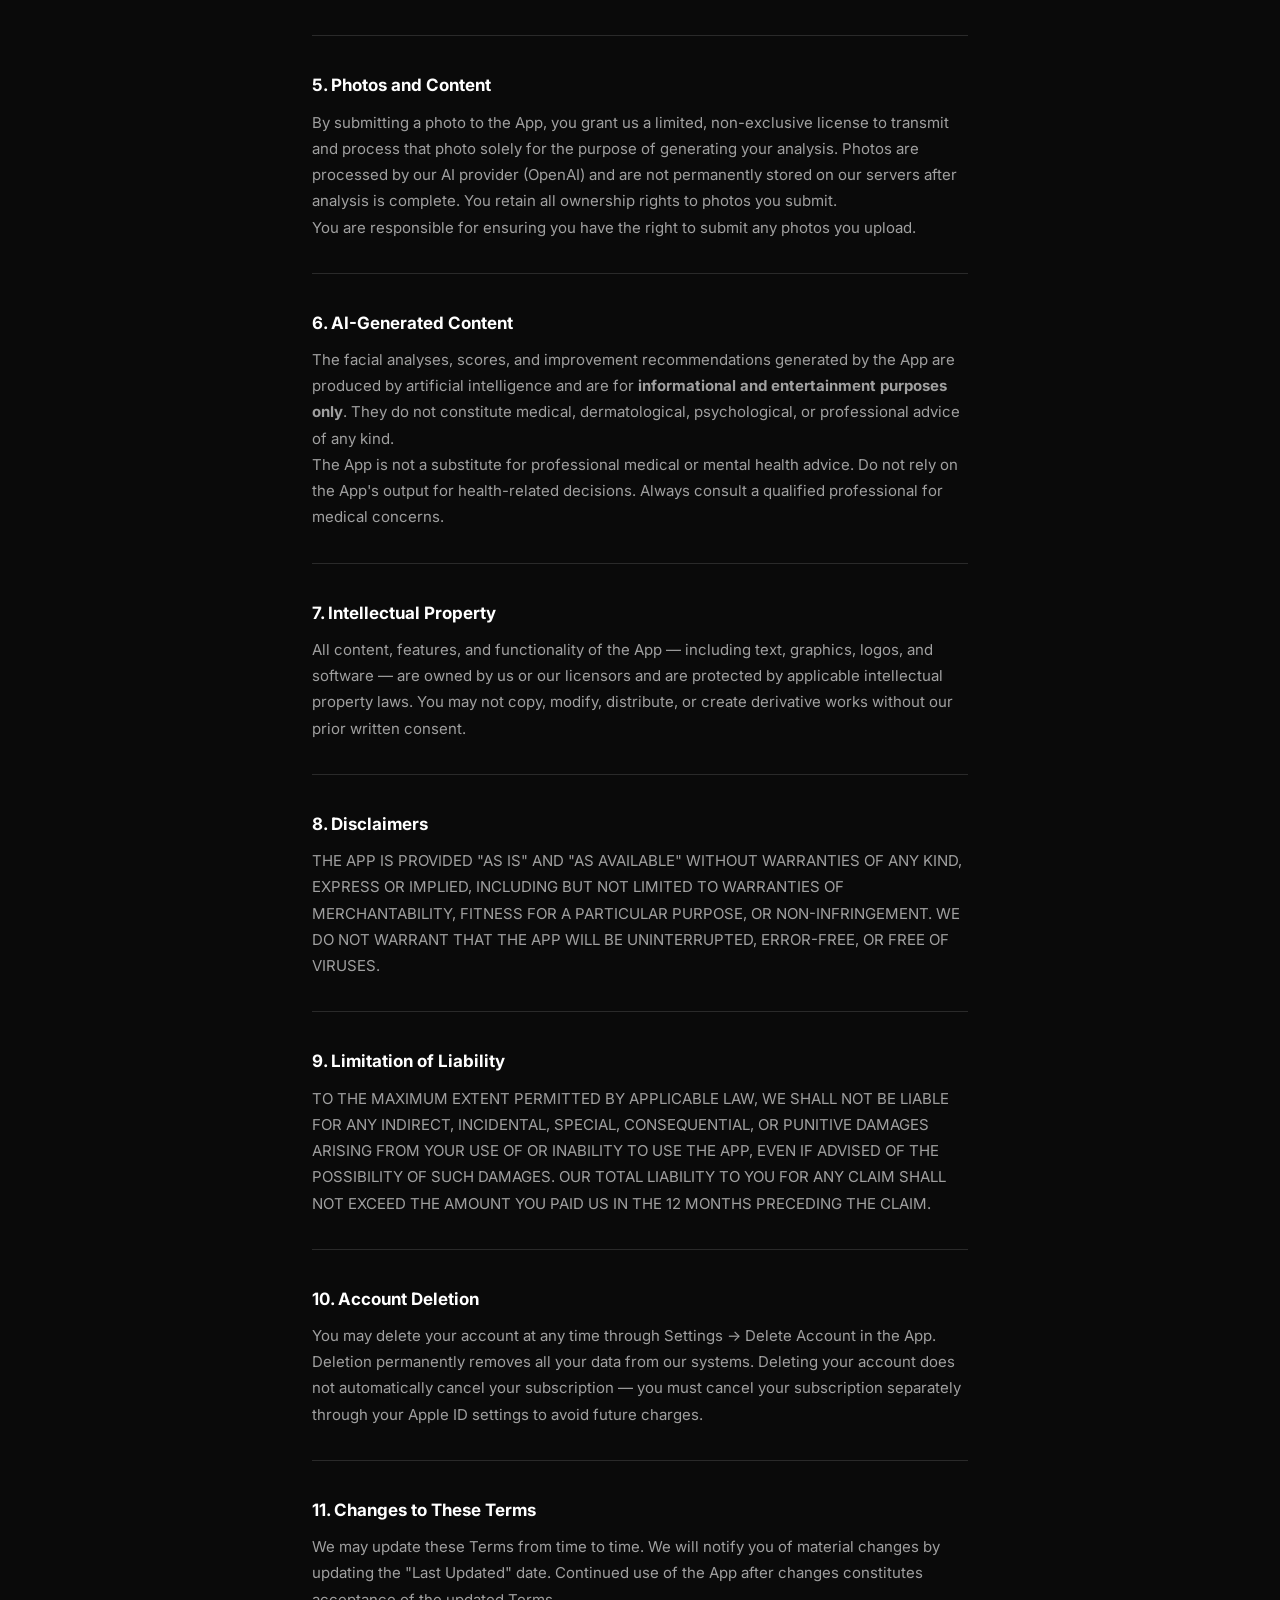
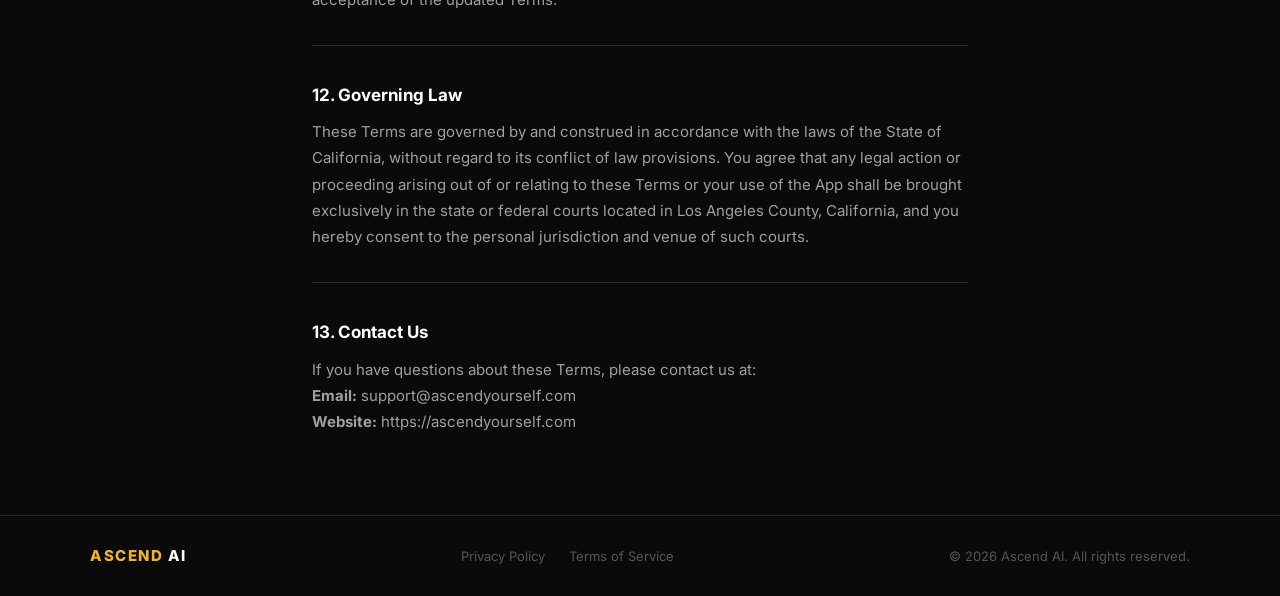
<file: terms/index.html>
<!DOCTYPE html>
<html lang="en">
<head>
  <meta charset="UTF-8" />
  <meta name="viewport" content="width=device-width, initial-scale=1.0" />
  <title>Terms of Service — Ascend AI</title>
  <meta name="description" content="Terms of Service for Ascend AI." />
  <link rel="preconnect" href="https://fonts.googleapis.com" />
  <link href="https://fonts.googleapis.com/css2?family=Inter:wght@400;500;600;700;800;900&display=swap" rel="stylesheet" />
  <link rel="stylesheet" href="../css/styles.css" />
</head>
<body>

  <div class="bg-orbs" aria-hidden="true">
    <div class="orb orb-1"></div>
    <div class="orb orb-4"></div>
    <div class="orb orb-6"></div>
  </div>

  <div class="page-content">

    <nav>
      <div class="nav-inner">
        <a href="/" class="logo">Ascend <span>AI</span></a>
        <div class="nav-links">
          <a href="/faq">FAQ</a>
          <a href="/privacy">Privacy Policy</a>
          <a href="/terms">Terms of Service</a>
        </div>
        <a href="https://apps.apple.com" class="nav-cta" target="_blank" rel="noopener">Download App</a>
      </div>
    </nav>

    <div class="legal-page">
      <a href="/" class="back-link">
        <svg width="14" height="14" viewBox="0 0 24 24" fill="none" stroke="currentColor" stroke-width="2" stroke-linecap="round" stroke-linejoin="round">
          <polyline points="15 18 9 12 15 6"/>
        </svg>
        Back to Home
      </a>

      <h1>Terms of Service</h1>
      <p class="updated">Effective Date: April 16, 2026 &nbsp;·&nbsp; Last Updated: April 16, 2026</p>

      <p>These Terms of Service ("Terms") govern your use of the Ascend AI iOS application ("App") operated by Ascend AI ("we," "us," or "our"). By downloading or using the App, you agree to these Terms. If you do not agree, do not use the App.</p>

      <hr />

      <h2>1. Eligibility</h2>
      <p>You must be at least 13 years old to use the App. By using the App, you represent that you meet this requirement. If you are under 18, you represent that you have obtained parental or guardian consent.</p>

      <hr />

      <h2>2. Account</h2>
      <p>You are responsible for maintaining the confidentiality of your account credentials and for all activity that occurs under your account. Notify us immediately at support@ascendyourself.com if you suspect unauthorized access. We reserve the right to terminate accounts that violate these Terms.</p>

      <hr />

      <h2>3. Subscription and Billing</h2>
      <p>The App offers an auto-renewing subscription ("Ascend AI Pro") that unlocks all features.</p>
      <ul>
        <li><strong>Free trial:</strong> New subscribers receive a 3-day free trial. Your payment method will be charged at the end of the trial period unless you cancel before it ends.</li>
        <li><strong>Pricing:</strong> $9.99 per month or $49.99 per year (prices may vary by region).</li>
        <li><strong>Billing:</strong> Payment is charged to your Apple ID at confirmation of purchase. Subscriptions automatically renew unless cancelled at least 24 hours before the end of the current period.</li>
        <li><strong>Managing your subscription:</strong> You can manage or cancel your subscription at any time through your Apple ID settings (Settings → Apple ID → Subscriptions).</li>
        <li><strong>No refunds:</strong> We do not offer refunds for partial subscription periods. Refund requests are handled by Apple in accordance with their refund policy.</li>
      </ul>

      <hr />

      <h2>4. Acceptable Use</h2>
      <p>You agree not to:</p>
      <ul>
        <li>Use the App for any unlawful purpose</li>
        <li>Upload photos of others without their consent</li>
        <li>Attempt to reverse engineer, modify, or tamper with the App</li>
        <li>Use automated tools to access or scrape the App</li>
        <li>Impersonate any person or entity</li>
        <li>Upload content that is illegal, harmful, or violates the rights of others</li>
      </ul>
      <p>We reserve the right to suspend or terminate your account for violations of these Terms.</p>

      <hr />

      <h2>5. Photos and Content</h2>
      <p>By submitting a photo to the App, you grant us a limited, non-exclusive license to transmit and process that photo solely for the purpose of generating your analysis. Photos are processed by our AI provider (OpenAI) and are not permanently stored on our servers after analysis is complete. You retain all ownership rights to photos you submit.</p>
      <p>You are responsible for ensuring you have the right to submit any photos you upload.</p>

      <hr />

      <h2>6. AI-Generated Content</h2>
      <p>The facial analyses, scores, and improvement recommendations generated by the App are produced by artificial intelligence and are for <strong>informational and entertainment purposes only</strong>. They do not constitute medical, dermatological, psychological, or professional advice of any kind.</p>
      <p>The App is not a substitute for professional medical or mental health advice. Do not rely on the App's output for health-related decisions. Always consult a qualified professional for medical concerns.</p>

      <hr />

      <h2>7. Intellectual Property</h2>
      <p>All content, features, and functionality of the App — including text, graphics, logos, and software — are owned by us or our licensors and are protected by applicable intellectual property laws. You may not copy, modify, distribute, or create derivative works without our prior written consent.</p>

      <hr />

      <h2>8. Disclaimers</h2>
      <p>THE APP IS PROVIDED "AS IS" AND "AS AVAILABLE" WITHOUT WARRANTIES OF ANY KIND, EXPRESS OR IMPLIED, INCLUDING BUT NOT LIMITED TO WARRANTIES OF MERCHANTABILITY, FITNESS FOR A PARTICULAR PURPOSE, OR NON-INFRINGEMENT. WE DO NOT WARRANT THAT THE APP WILL BE UNINTERRUPTED, ERROR-FREE, OR FREE OF VIRUSES.</p>

      <hr />

      <h2>9. Limitation of Liability</h2>
      <p>TO THE MAXIMUM EXTENT PERMITTED BY APPLICABLE LAW, WE SHALL NOT BE LIABLE FOR ANY INDIRECT, INCIDENTAL, SPECIAL, CONSEQUENTIAL, OR PUNITIVE DAMAGES ARISING FROM YOUR USE OF OR INABILITY TO USE THE APP, EVEN IF ADVISED OF THE POSSIBILITY OF SUCH DAMAGES. OUR TOTAL LIABILITY TO YOU FOR ANY CLAIM SHALL NOT EXCEED THE AMOUNT YOU PAID US IN THE 12 MONTHS PRECEDING THE CLAIM.</p>

      <hr />

      <h2>10. Account Deletion</h2>
      <p>You may delete your account at any time through Settings → Delete Account in the App. Deletion permanently removes all your data from our systems. Deleting your account does not automatically cancel your subscription — you must cancel your subscription separately through your Apple ID settings to avoid future charges.</p>

      <hr />

      <h2>11. Changes to These Terms</h2>
      <p>We may update these Terms from time to time. We will notify you of material changes by updating the "Last Updated" date. Continued use of the App after changes constitutes acceptance of the updated Terms.</p>

      <hr />

      <h2>12. Governing Law</h2>
      <p>These Terms are governed by and construed in accordance with the laws of the State of California, without regard to its conflict of law provisions. You agree that any legal action or proceeding arising out of or relating to these Terms or your use of the App shall be brought exclusively in the state or federal courts located in Los Angeles County, California, and you hereby consent to the personal jurisdiction and venue of such courts.</p>

      <hr />

      <h2>13. Contact Us</h2>
      <p>If you have questions about these Terms, please contact us at:</p>
      <p><strong>Email:</strong> support@ascendyourself.com<br />
      <strong>Website:</strong> https://ascendyourself.com</p>
    </div>

    <footer>
      <div class="footer-inner">
        <a href="/" class="logo">Ascend <span>AI</span></a>
        <div class="footer-links">
          <a href="/privacy">Privacy Policy</a>
          <a href="/terms">Terms of Service</a>
        </div>
        <p class="footer-copy">© 2026 Ascend AI. All rights reserved.</p>
      </div>
    </footer>

  </div>

</body>
</html>
</file>
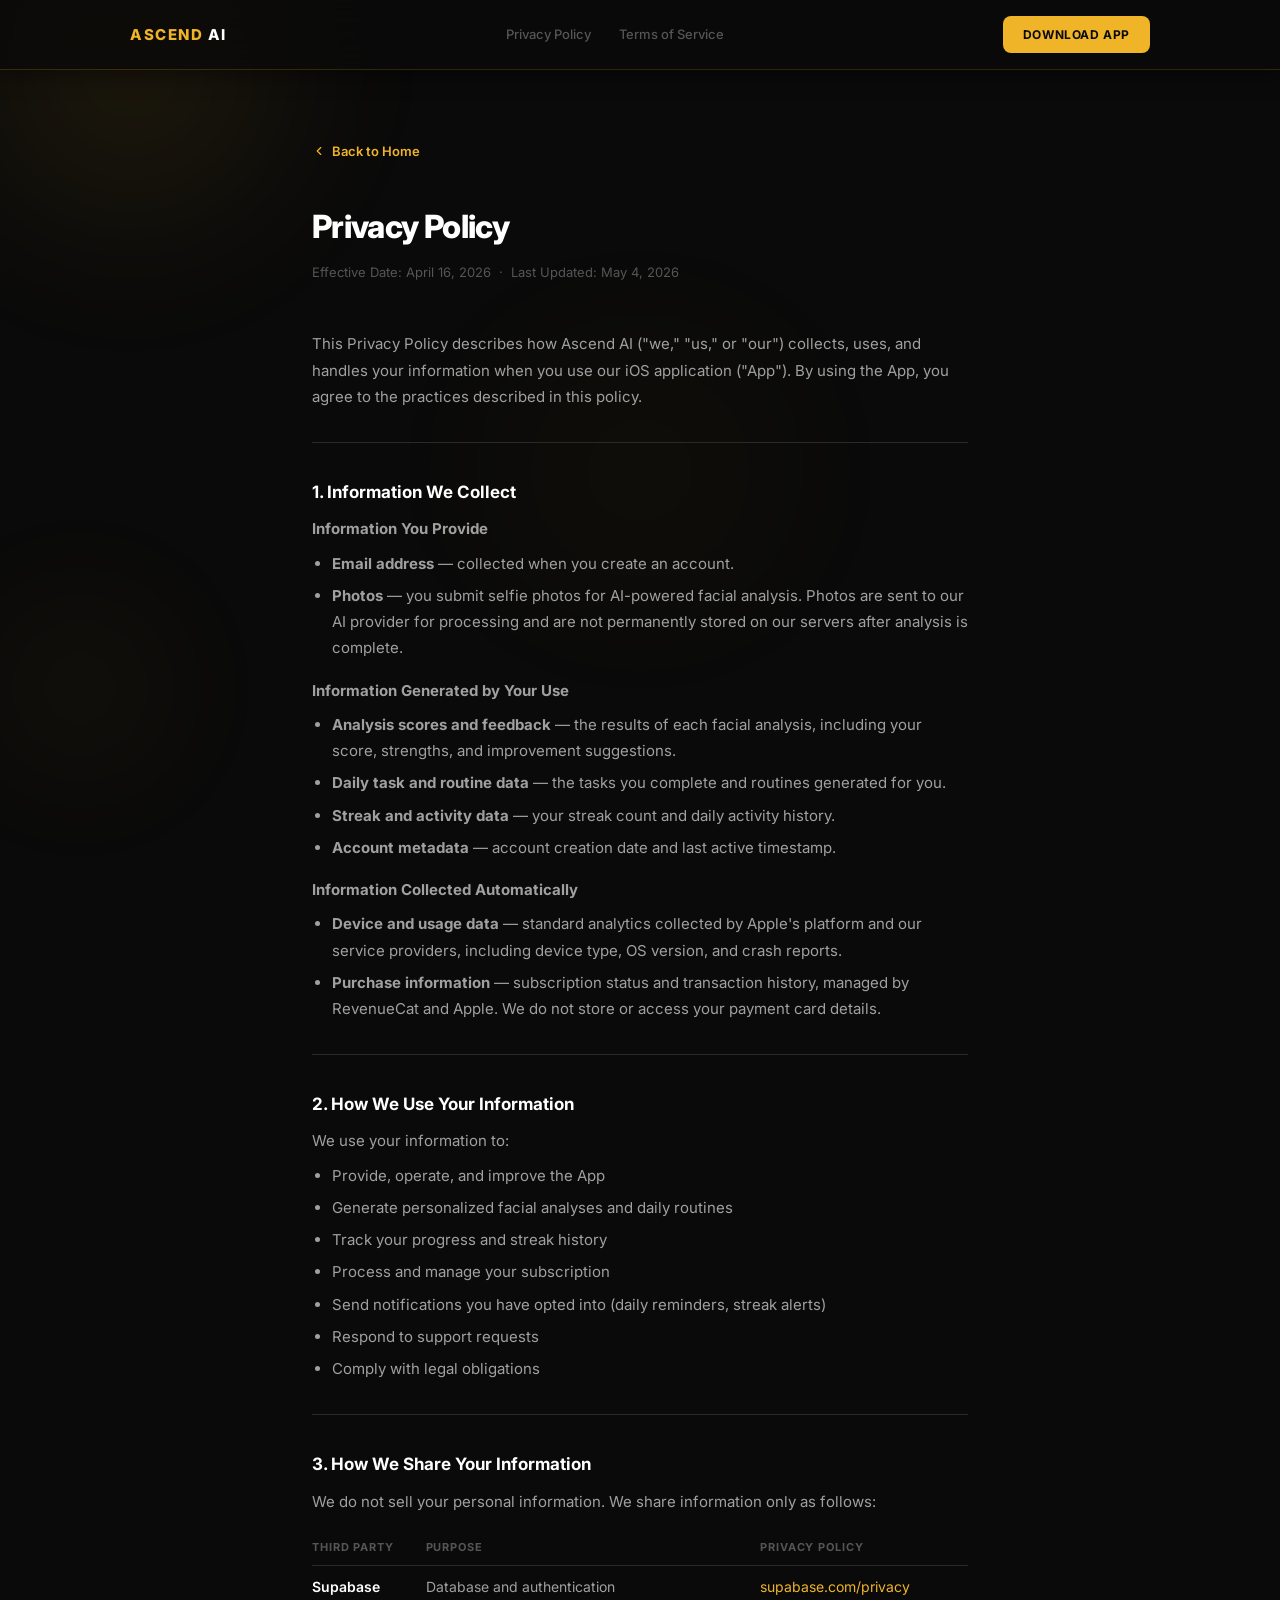
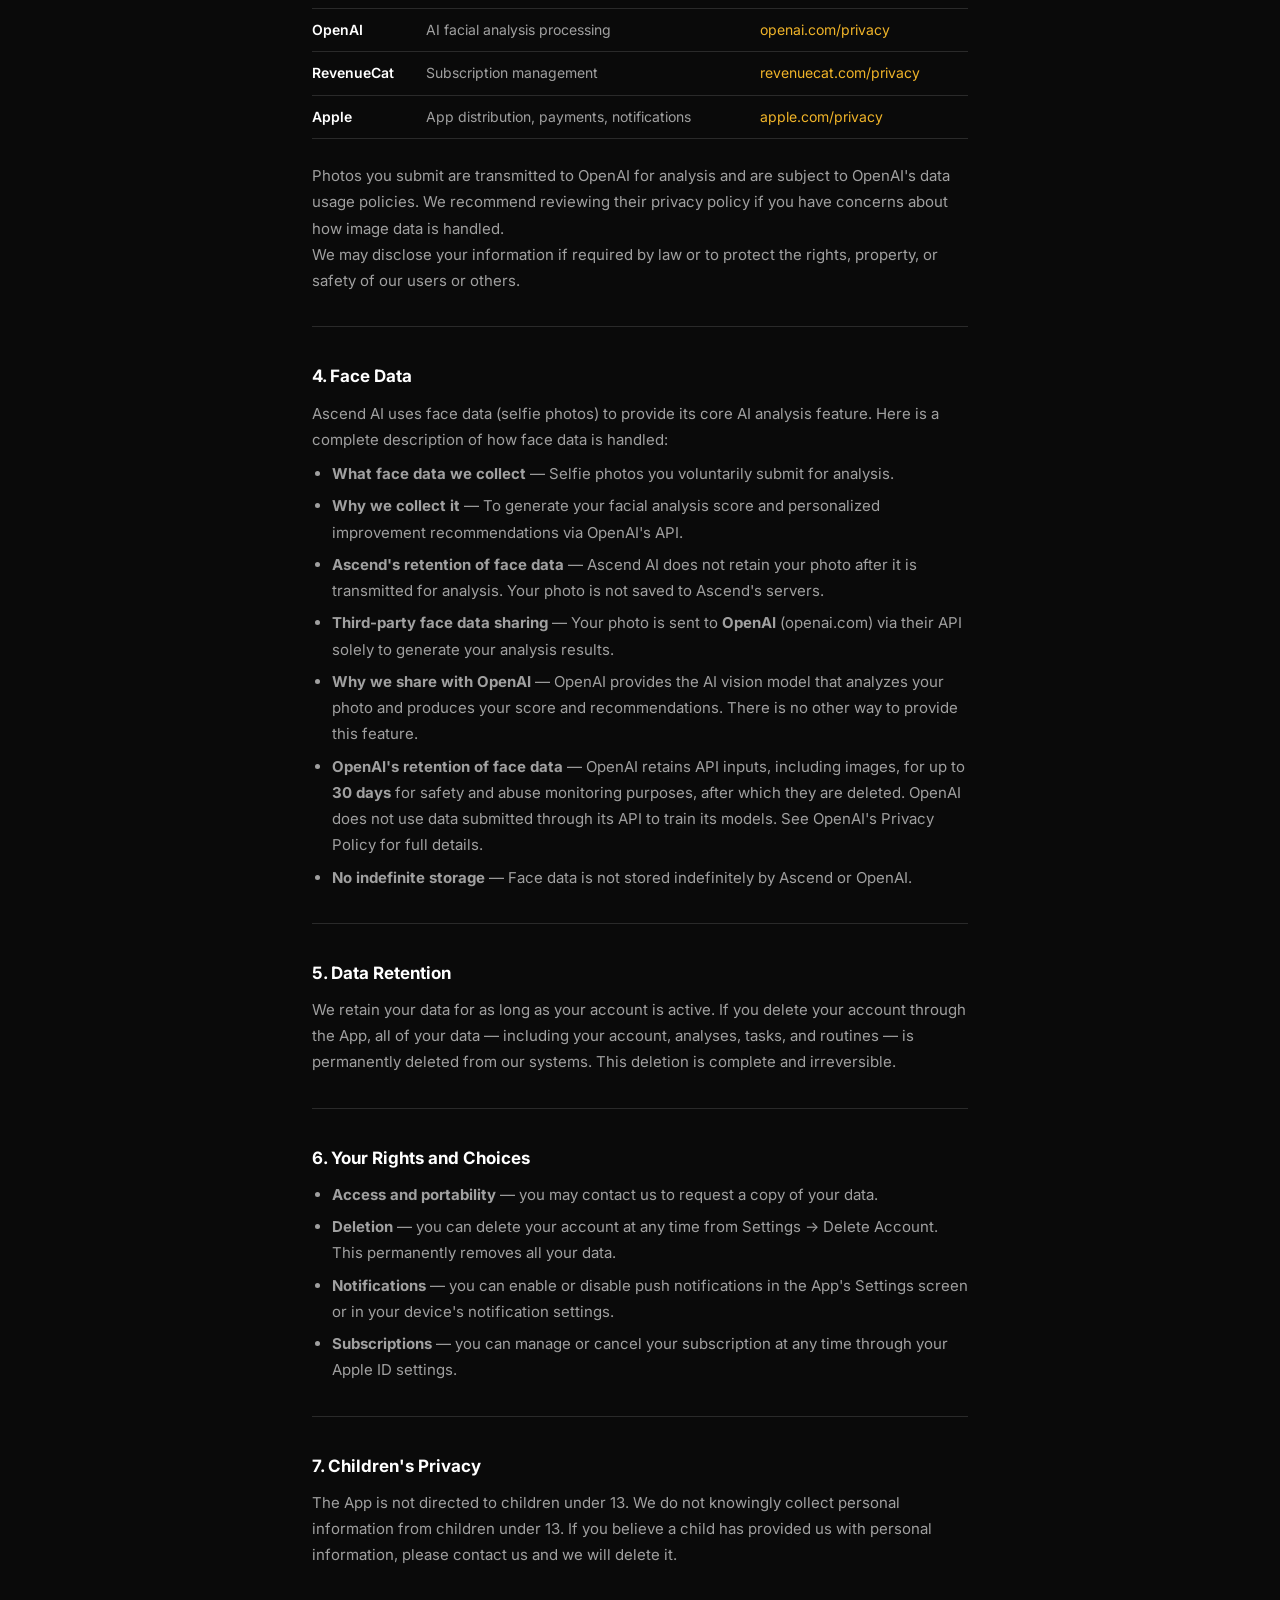
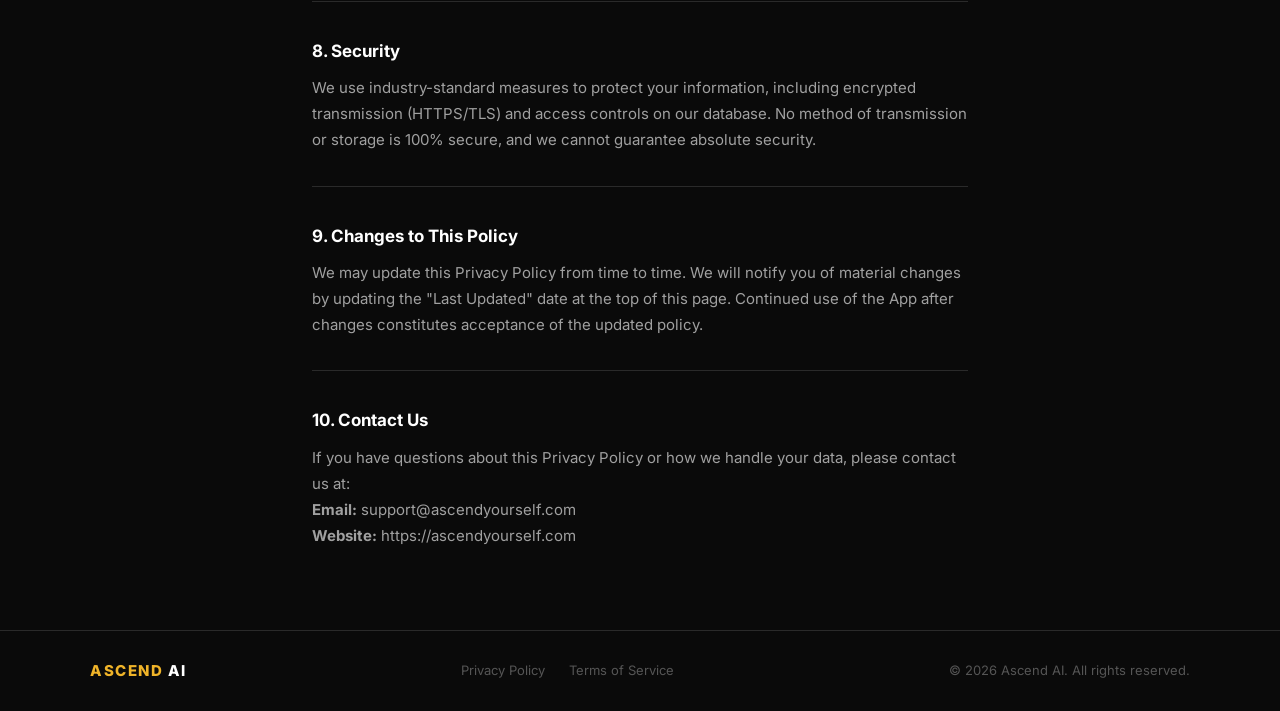
<file: privacy.html>
<!DOCTYPE html>
<html lang="en">
<head>
  <meta charset="UTF-8" />
  <meta name="viewport" content="width=device-width, initial-scale=1.0" />
  <title>Privacy Policy — Ascend AI</title>
  <meta name="description" content="Privacy Policy for Ascend AI." />
  <link rel="preconnect" href="https://fonts.googleapis.com" />
  <link href="https://fonts.googleapis.com/css2?family=Inter:wght@400;500;600;700;800;900&display=swap" rel="stylesheet" />
  <link rel="stylesheet" href="css/styles.css" />
</head>
<body>

  <div class="bg-orbs" aria-hidden="true">
    <div class="orb orb-1"></div>
    <div class="orb orb-4"></div>
    <div class="orb orb-6"></div>
  </div>

  <div class="page-content">

    <nav>
      <div class="nav-inner">
        <a href="/" class="logo">Ascend <span>AI</span></a>
        <div class="nav-links">
          <a href="/privacy.html">Privacy Policy</a>
          <a href="/terms.html">Terms of Service</a>
        </div>
        <a href="https://apps.apple.com" class="nav-cta" target="_blank" rel="noopener">Download App</a>
      </div>
    </nav>

    <div class="legal-page">
      <a href="/" class="back-link">
        <svg width="14" height="14" viewBox="0 0 24 24" fill="none" stroke="currentColor" stroke-width="2" stroke-linecap="round" stroke-linejoin="round">
          <polyline points="15 18 9 12 15 6"/>
        </svg>
        Back to Home
      </a>

      <h1>Privacy Policy</h1>
      <p class="updated">Effective Date: April 16, 2026 &nbsp;·&nbsp; Last Updated: May 4, 2026</p>

      <p>This Privacy Policy describes how Ascend AI ("we," "us," or "our") collects, uses, and handles your information when you use our iOS application ("App"). By using the App, you agree to the practices described in this policy.</p>

      <hr />

      <h2>1. Information We Collect</h2>
      <p><strong>Information You Provide</strong></p>
      <ul>
        <li><strong>Email address</strong> — collected when you create an account.</li>
        <li><strong>Photos</strong> — you submit selfie photos for AI-powered facial analysis. Photos are sent to our AI provider for processing and are not permanently stored on our servers after analysis is complete.</li>
      </ul>

      <p><strong>Information Generated by Your Use</strong></p>
      <ul>
        <li><strong>Analysis scores and feedback</strong> — the results of each facial analysis, including your score, strengths, and improvement suggestions.</li>
        <li><strong>Daily task and routine data</strong> — the tasks you complete and routines generated for you.</li>
        <li><strong>Streak and activity data</strong> — your streak count and daily activity history.</li>
        <li><strong>Account metadata</strong> — account creation date and last active timestamp.</li>
      </ul>

      <p><strong>Information Collected Automatically</strong></p>
      <ul>
        <li><strong>Device and usage data</strong> — standard analytics collected by Apple's platform and our service providers, including device type, OS version, and crash reports.</li>
        <li><strong>Purchase information</strong> — subscription status and transaction history, managed by RevenueCat and Apple. We do not store or access your payment card details.</li>
      </ul>

      <hr />

      <h2>2. How We Use Your Information</h2>
      <p>We use your information to:</p>
      <ul>
        <li>Provide, operate, and improve the App</li>
        <li>Generate personalized facial analyses and daily routines</li>
        <li>Track your progress and streak history</li>
        <li>Process and manage your subscription</li>
        <li>Send notifications you have opted into (daily reminders, streak alerts)</li>
        <li>Respond to support requests</li>
        <li>Comply with legal obligations</li>
      </ul>

      <hr />

      <h2>3. How We Share Your Information</h2>
      <p>We do not sell your personal information. We share information only as follows:</p>

      <table>
        <thead>
          <tr>
            <th>Third Party</th>
            <th>Purpose</th>
            <th>Privacy Policy</th>
          </tr>
        </thead>
        <tbody>
          <tr>
            <td>Supabase</td>
            <td>Database and authentication</td>
            <td><a href="https://supabase.com/privacy" target="_blank" rel="noopener">supabase.com/privacy</a></td>
          </tr>
          <tr>
            <td>OpenAI</td>
            <td>AI facial analysis processing</td>
            <td><a href="https://openai.com/policies/privacy-policy" target="_blank" rel="noopener">openai.com/privacy</a></td>
          </tr>
          <tr>
            <td>RevenueCat</td>
            <td>Subscription management</td>
            <td><a href="https://www.revenuecat.com/privacy" target="_blank" rel="noopener">revenuecat.com/privacy</a></td>
          </tr>
          <tr>
            <td>Apple</td>
            <td>App distribution, payments, notifications</td>
            <td><a href="https://www.apple.com/privacy/" target="_blank" rel="noopener">apple.com/privacy</a></td>
          </tr>
        </tbody>
      </table>

      <p>Photos you submit are transmitted to OpenAI for analysis and are subject to OpenAI's data usage policies. We recommend reviewing their privacy policy if you have concerns about how image data is handled.</p>
      <p>We may disclose your information if required by law or to protect the rights, property, or safety of our users or others.</p>

      <hr />

      <h2>4. Face Data</h2>
      <p>Ascend AI uses face data (selfie photos) to provide its core AI analysis feature. Here is a complete description of how face data is handled:</p>
      <ul>
        <li><strong>What face data we collect</strong> — Selfie photos you voluntarily submit for analysis.</li>
        <li><strong>Why we collect it</strong> — To generate your facial analysis score and personalized improvement recommendations via OpenAI's API.</li>
        <li><strong>Ascend's retention of face data</strong> — Ascend AI does not retain your photo after it is transmitted for analysis. Your photo is not saved to Ascend's servers.</li>
        <li><strong>Third-party face data sharing</strong> — Your photo is sent to <strong>OpenAI</strong> (openai.com) via their API solely to generate your analysis results.</li>
        <li><strong>Why we share with OpenAI</strong> — OpenAI provides the AI vision model that analyzes your photo and produces your score and recommendations. There is no other way to provide this feature.</li>
        <li><strong>OpenAI's retention of face data</strong> — OpenAI retains API inputs, including images, for up to <strong>30 days</strong> for safety and abuse monitoring purposes, after which they are deleted. OpenAI does not use data submitted through its API to train its models. See <a href="https://openai.com/policies/privacy-policy" target="_blank" rel="noopener">OpenAI's Privacy Policy</a> for full details.</li>
        <li><strong>No indefinite storage</strong> — Face data is not stored indefinitely by Ascend or OpenAI.</li>
      </ul>

      <hr />

      <h2>5. Data Retention</h2>
      <p>We retain your data for as long as your account is active. If you delete your account through the App, all of your data — including your account, analyses, tasks, and routines — is permanently deleted from our systems. This deletion is complete and irreversible.</p>

      <hr />

      <h2>6. Your Rights and Choices</h2>
      <ul>
        <li><strong>Access and portability</strong> — you may contact us to request a copy of your data.</li>
        <li><strong>Deletion</strong> — you can delete your account at any time from Settings → Delete Account. This permanently removes all your data.</li>
        <li><strong>Notifications</strong> — you can enable or disable push notifications in the App's Settings screen or in your device's notification settings.</li>
        <li><strong>Subscriptions</strong> — you can manage or cancel your subscription at any time through your Apple ID settings.</li>
      </ul>

      <hr />

      <h2>7. Children's Privacy</h2>
      <p>The App is not directed to children under 13. We do not knowingly collect personal information from children under 13. If you believe a child has provided us with personal information, please contact us and we will delete it.</p>

      <hr />

      <h2>8. Security</h2>
      <p>We use industry-standard measures to protect your information, including encrypted transmission (HTTPS/TLS) and access controls on our database. No method of transmission or storage is 100% secure, and we cannot guarantee absolute security.</p>

      <hr />

      <h2>9. Changes to This Policy</h2>
      <p>We may update this Privacy Policy from time to time. We will notify you of material changes by updating the "Last Updated" date at the top of this page. Continued use of the App after changes constitutes acceptance of the updated policy.</p>

      <hr />

      <h2>10. Contact Us</h2>
      <p>If you have questions about this Privacy Policy or how we handle your data, please contact us at:</p>
      <p><strong>Email:</strong> support@ascendyourself.com<br />
      <strong>Website:</strong> https://ascendyourself.com</p>
    </div>

    <footer>
      <div class="footer-inner">
        <a href="/" class="logo">Ascend <span>AI</span></a>
        <div class="footer-links">
          <a href="/privacy.html">Privacy Policy</a>
          <a href="/terms.html">Terms of Service</a>
        </div>
        <p class="footer-copy">© 2026 Ascend AI. All rights reserved.</p>
      </div>
    </footer>

  </div>

</body>
</html>
</file>
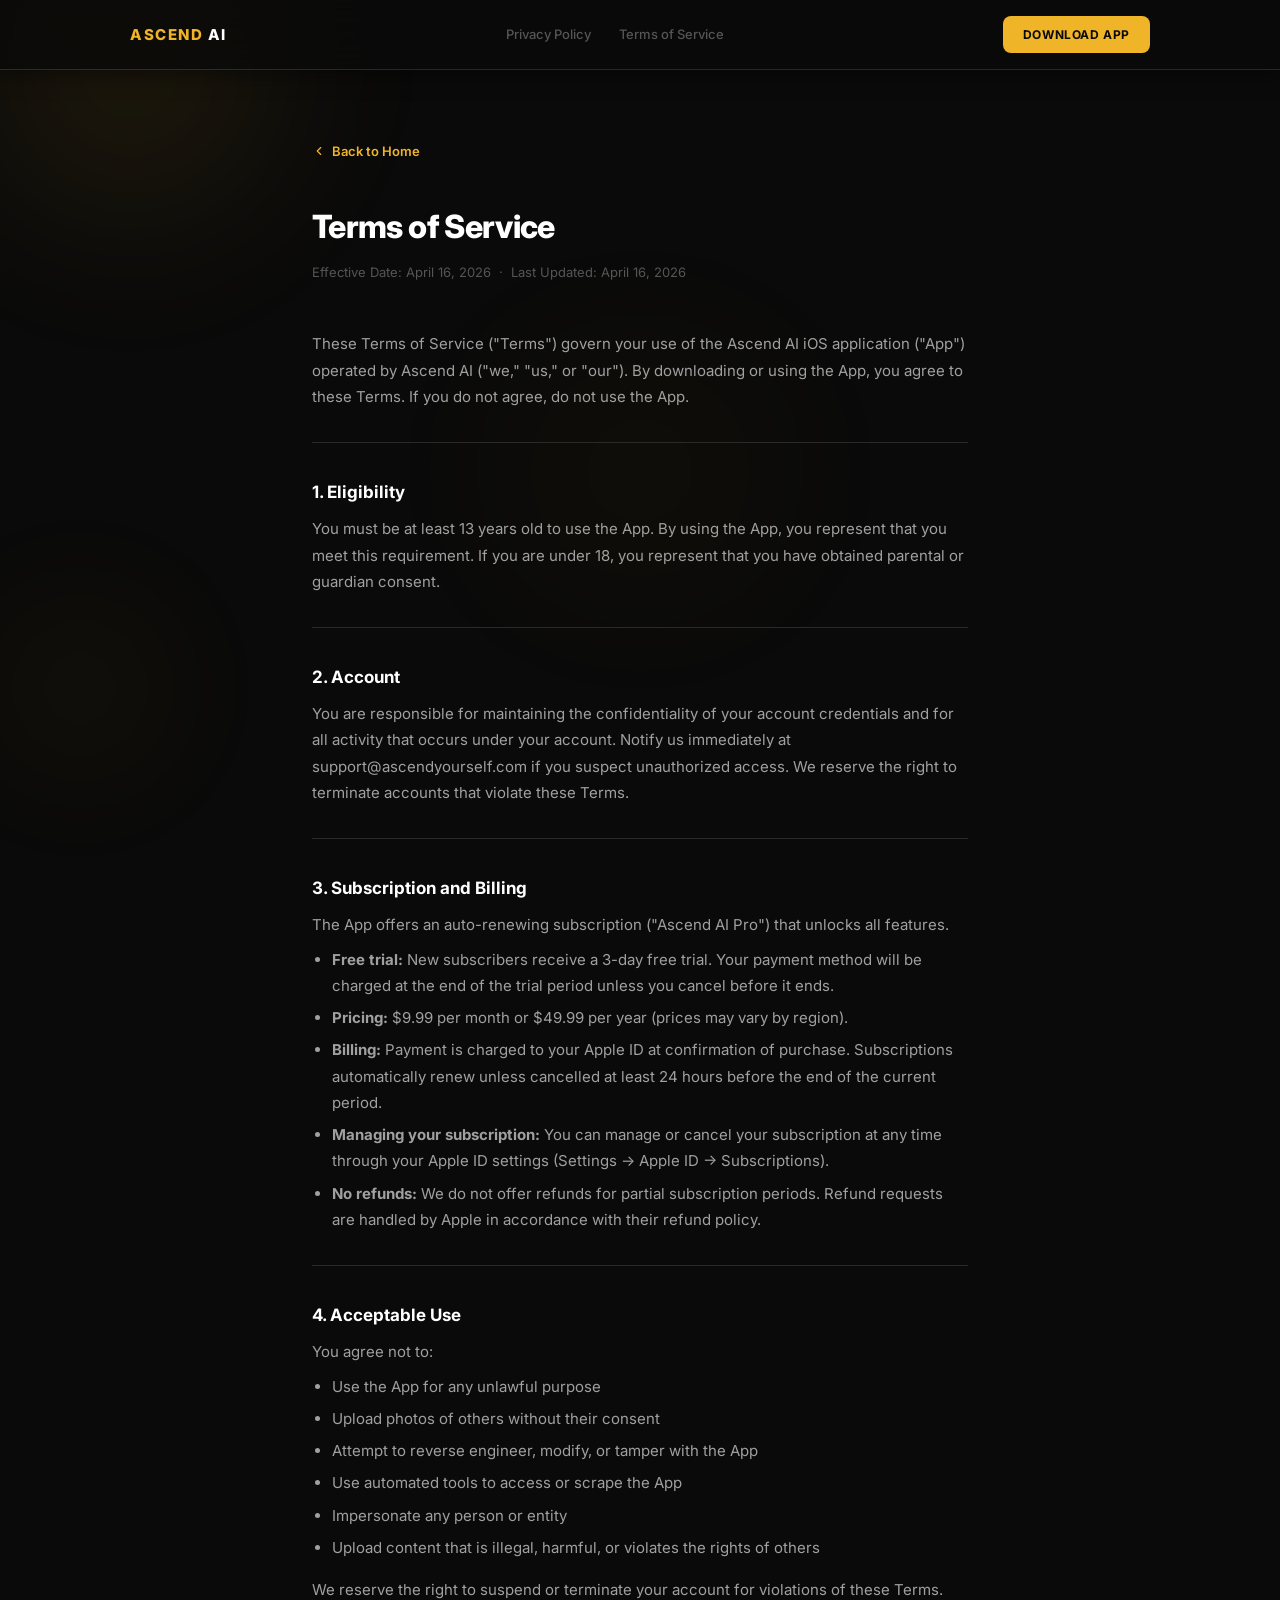
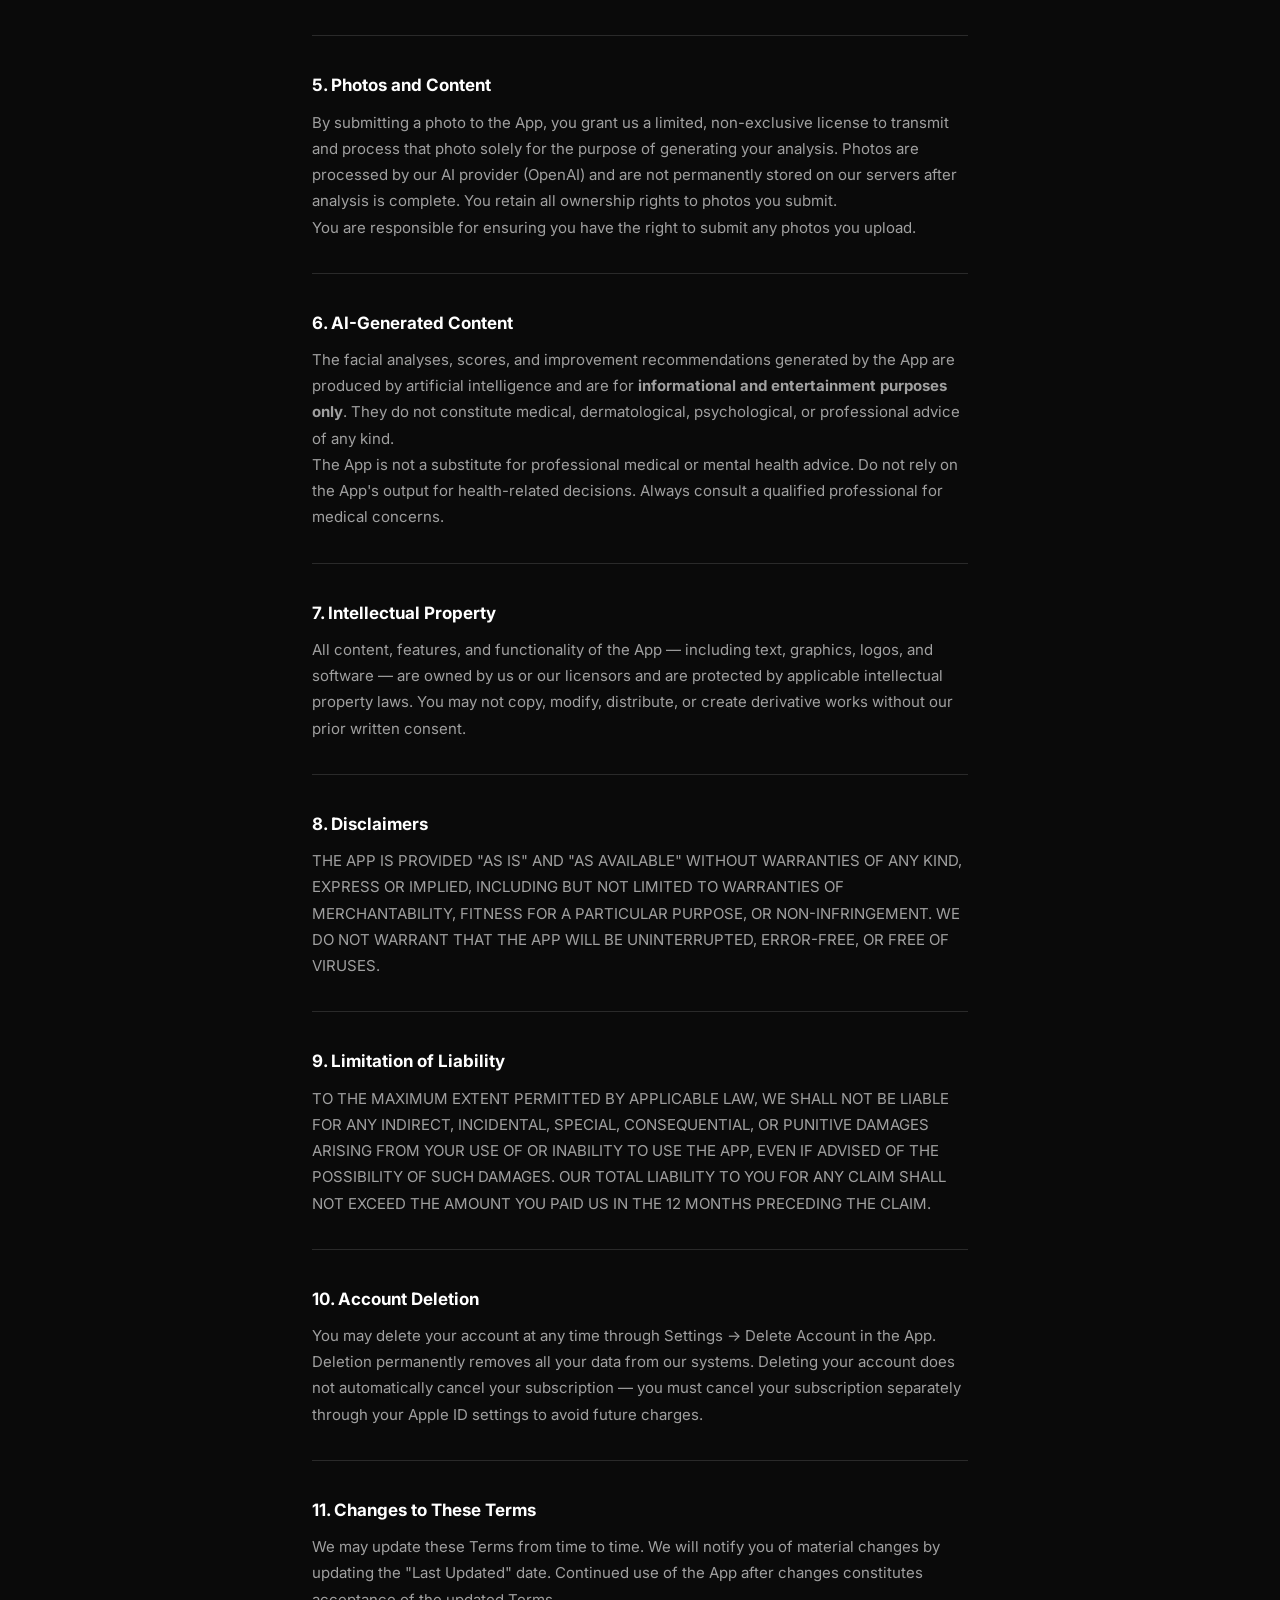
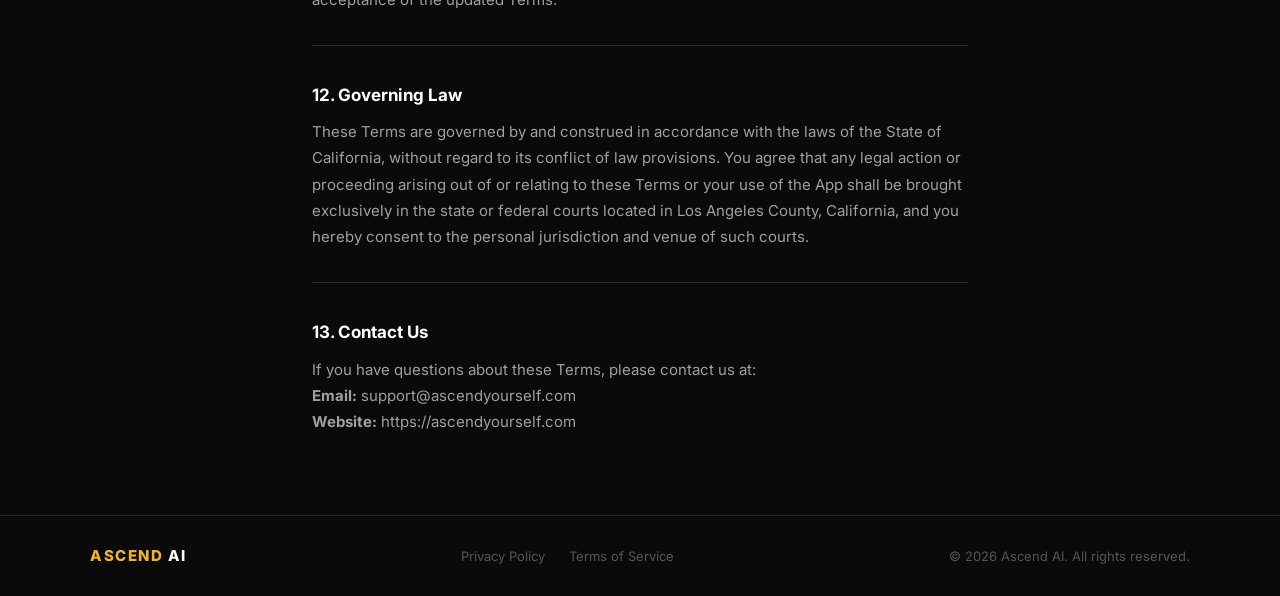
<file: terms.html>
<!DOCTYPE html>
<html lang="en">
<head>
  <meta charset="UTF-8" />
  <meta name="viewport" content="width=device-width, initial-scale=1.0" />
  <title>Terms of Service — Ascend AI</title>
  <meta name="description" content="Terms of Service for Ascend AI." />
  <link rel="preconnect" href="https://fonts.googleapis.com" />
  <link href="https://fonts.googleapis.com/css2?family=Inter:wght@400;500;600;700;800;900&display=swap" rel="stylesheet" />
  <link rel="stylesheet" href="css/styles.css" />
</head>
<body>

  <div class="bg-orbs" aria-hidden="true">
    <div class="orb orb-1"></div>
    <div class="orb orb-4"></div>
    <div class="orb orb-6"></div>
  </div>

  <div class="page-content">

    <nav>
      <div class="nav-inner">
        <a href="/" class="logo">Ascend <span>AI</span></a>
        <div class="nav-links">
          <a href="/privacy.html">Privacy Policy</a>
          <a href="/terms.html">Terms of Service</a>
        </div>
        <a href="https://apps.apple.com" class="nav-cta" target="_blank" rel="noopener">Download App</a>
      </div>
    </nav>

    <div class="legal-page">
      <a href="/" class="back-link">
        <svg width="14" height="14" viewBox="0 0 24 24" fill="none" stroke="currentColor" stroke-width="2" stroke-linecap="round" stroke-linejoin="round">
          <polyline points="15 18 9 12 15 6"/>
        </svg>
        Back to Home
      </a>

      <h1>Terms of Service</h1>
      <p class="updated">Effective Date: April 16, 2026 &nbsp;·&nbsp; Last Updated: April 16, 2026</p>

      <p>These Terms of Service ("Terms") govern your use of the Ascend AI iOS application ("App") operated by Ascend AI ("we," "us," or "our"). By downloading or using the App, you agree to these Terms. If you do not agree, do not use the App.</p>

      <hr />

      <h2>1. Eligibility</h2>
      <p>You must be at least 13 years old to use the App. By using the App, you represent that you meet this requirement. If you are under 18, you represent that you have obtained parental or guardian consent.</p>

      <hr />

      <h2>2. Account</h2>
      <p>You are responsible for maintaining the confidentiality of your account credentials and for all activity that occurs under your account. Notify us immediately at support@ascendyourself.com if you suspect unauthorized access. We reserve the right to terminate accounts that violate these Terms.</p>

      <hr />

      <h2>3. Subscription and Billing</h2>
      <p>The App offers an auto-renewing subscription ("Ascend AI Pro") that unlocks all features.</p>
      <ul>
        <li><strong>Free trial:</strong> New subscribers receive a 3-day free trial. Your payment method will be charged at the end of the trial period unless you cancel before it ends.</li>
        <li><strong>Pricing:</strong> $9.99 per month or $49.99 per year (prices may vary by region).</li>
        <li><strong>Billing:</strong> Payment is charged to your Apple ID at confirmation of purchase. Subscriptions automatically renew unless cancelled at least 24 hours before the end of the current period.</li>
        <li><strong>Managing your subscription:</strong> You can manage or cancel your subscription at any time through your Apple ID settings (Settings → Apple ID → Subscriptions).</li>
        <li><strong>No refunds:</strong> We do not offer refunds for partial subscription periods. Refund requests are handled by Apple in accordance with their refund policy.</li>
      </ul>

      <hr />

      <h2>4. Acceptable Use</h2>
      <p>You agree not to:</p>
      <ul>
        <li>Use the App for any unlawful purpose</li>
        <li>Upload photos of others without their consent</li>
        <li>Attempt to reverse engineer, modify, or tamper with the App</li>
        <li>Use automated tools to access or scrape the App</li>
        <li>Impersonate any person or entity</li>
        <li>Upload content that is illegal, harmful, or violates the rights of others</li>
      </ul>
      <p>We reserve the right to suspend or terminate your account for violations of these Terms.</p>

      <hr />

      <h2>5. Photos and Content</h2>
      <p>By submitting a photo to the App, you grant us a limited, non-exclusive license to transmit and process that photo solely for the purpose of generating your analysis. Photos are processed by our AI provider (OpenAI) and are not permanently stored on our servers after analysis is complete. You retain all ownership rights to photos you submit.</p>
      <p>You are responsible for ensuring you have the right to submit any photos you upload.</p>

      <hr />

      <h2>6. AI-Generated Content</h2>
      <p>The facial analyses, scores, and improvement recommendations generated by the App are produced by artificial intelligence and are for <strong>informational and entertainment purposes only</strong>. They do not constitute medical, dermatological, psychological, or professional advice of any kind.</p>
      <p>The App is not a substitute for professional medical or mental health advice. Do not rely on the App's output for health-related decisions. Always consult a qualified professional for medical concerns.</p>

      <hr />

      <h2>7. Intellectual Property</h2>
      <p>All content, features, and functionality of the App — including text, graphics, logos, and software — are owned by us or our licensors and are protected by applicable intellectual property laws. You may not copy, modify, distribute, or create derivative works without our prior written consent.</p>

      <hr />

      <h2>8. Disclaimers</h2>
      <p>THE APP IS PROVIDED "AS IS" AND "AS AVAILABLE" WITHOUT WARRANTIES OF ANY KIND, EXPRESS OR IMPLIED, INCLUDING BUT NOT LIMITED TO WARRANTIES OF MERCHANTABILITY, FITNESS FOR A PARTICULAR PURPOSE, OR NON-INFRINGEMENT. WE DO NOT WARRANT THAT THE APP WILL BE UNINTERRUPTED, ERROR-FREE, OR FREE OF VIRUSES.</p>

      <hr />

      <h2>9. Limitation of Liability</h2>
      <p>TO THE MAXIMUM EXTENT PERMITTED BY APPLICABLE LAW, WE SHALL NOT BE LIABLE FOR ANY INDIRECT, INCIDENTAL, SPECIAL, CONSEQUENTIAL, OR PUNITIVE DAMAGES ARISING FROM YOUR USE OF OR INABILITY TO USE THE APP, EVEN IF ADVISED OF THE POSSIBILITY OF SUCH DAMAGES. OUR TOTAL LIABILITY TO YOU FOR ANY CLAIM SHALL NOT EXCEED THE AMOUNT YOU PAID US IN THE 12 MONTHS PRECEDING THE CLAIM.</p>

      <hr />

      <h2>10. Account Deletion</h2>
      <p>You may delete your account at any time through Settings → Delete Account in the App. Deletion permanently removes all your data from our systems. Deleting your account does not automatically cancel your subscription — you must cancel your subscription separately through your Apple ID settings to avoid future charges.</p>

      <hr />

      <h2>11. Changes to These Terms</h2>
      <p>We may update these Terms from time to time. We will notify you of material changes by updating the "Last Updated" date. Continued use of the App after changes constitutes acceptance of the updated Terms.</p>

      <hr />

      <h2>12. Governing Law</h2>
      <p>These Terms are governed by and construed in accordance with the laws of the State of California, without regard to its conflict of law provisions. You agree that any legal action or proceeding arising out of or relating to these Terms or your use of the App shall be brought exclusively in the state or federal courts located in Los Angeles County, California, and you hereby consent to the personal jurisdiction and venue of such courts.</p>

      <hr />

      <h2>13. Contact Us</h2>
      <p>If you have questions about these Terms, please contact us at:</p>
      <p><strong>Email:</strong> support@ascendyourself.com<br />
      <strong>Website:</strong> https://ascendyourself.com</p>
    </div>

    <footer>
      <div class="footer-inner">
        <a href="/" class="logo">Ascend <span>AI</span></a>
        <div class="footer-links">
          <a href="/privacy.html">Privacy Policy</a>
          <a href="/terms.html">Terms of Service</a>
        </div>
        <p class="footer-copy">© 2026 Ascend AI. All rights reserved.</p>
      </div>
    </footer>

  </div>

</body>
</html>
</file>
<file: css/styles.css>
/* ─────────────────────────────────────────
   ASCEND AI  ·  ascendyourself.com
   ───────────────────────────────────────── */

:root {
  --bg:        #0A0A0A;
  --bg-2:      #111111;
  --bg-3:      #1A1A1A;
  --accent:    #F0B429;
  --accent-2:  #E8C96D;
  --accent-dim:#8A6D2E;
  --text:      #FFFFFF;
  --text-2:    #A0A0A0;
  --text-3:    #555555;
  --border:    #2A2A2A;

  --radius-sm: 8px;
  --radius-md: 14px;
  --radius-lg: 16px;
  --radius-xl: 24px;
}

*, *::before, *::after { box-sizing: border-box; margin: 0; padding: 0; }

html { scroll-behavior: smooth; }

body {
  background: var(--bg);
  color: var(--text);
  font-family: -apple-system, BlinkMacSystemFont, 'Inter', 'Segoe UI', sans-serif;
  line-height: 1.6;
  overflow-x: hidden;
}

a { text-decoration: none; color: inherit; }

/* ── ANIMATED ORB BACKGROUND ── */
.bg-orbs {
  position: fixed;
  inset: 0;
  pointer-events: none;
  z-index: 0;
  overflow: hidden;
}

.orb {
  position: absolute;
  border-radius: 50%;
  background: radial-gradient(circle, rgba(240,180,41,0.18) 0%, transparent 70%);
  filter: blur(60px);
  animation-timing-function: ease-in-out;
  animation-iteration-count: infinite;
  animation-direction: alternate;
}

.orb-1 {
  width: 500px; height: 500px;
  top: -180px; left: -120px;
  opacity: 0.55;
  animation: float1 9s ease-in-out infinite alternate;
}
.orb-2 {
  width: 380px; height: 380px;
  top: -100px; right: -80px;
  opacity: 0.4;
  animation: float2 7s ease-in-out infinite alternate;
}
.orb-3 {
  width: 320px; height: 320px;
  top: 40vh; left: -100px;
  opacity: 0.35;
  animation: float3 11s ease-in-out infinite alternate;
}
.orb-4 {
  width: 600px; height: 400px;
  top: 30vh; left: 50%;
  transform: translateX(-50%);
  opacity: 0.18;
  animation: float4 14s ease-in-out infinite alternate;
}
.orb-5 {
  width: 440px; height: 440px;
  bottom: 5vh; right: -100px;
  opacity: 0.45;
  animation: float5 8s ease-in-out infinite alternate;
}
.orb-6 {
  width: 280px; height: 280px;
  bottom: 8vh; left: -60px;
  opacity: 0.35;
  animation: float6 12s ease-in-out infinite alternate;
}

@keyframes float1 {
  0%   { transform: translate(0, 0) scale(1); }
  100% { transform: translate(-30px, 40px) scale(1.08); }
}
@keyframes float2 {
  0%   { transform: translate(0, 0) scale(1); }
  100% { transform: translate(25px, 35px) scale(1.06); }
}
@keyframes float3 {
  0%   { transform: translate(0, 0); }
  100% { transform: translate(20px, -40px); }
}
@keyframes float4 {
  0%   { transform: translateX(-50%) scale(1); opacity: 0.18; }
  100% { transform: translateX(-50%) scale(1.15); opacity: 0.1; }
}
@keyframes float5 {
  0%   { transform: translate(0, 0) scale(1); }
  100% { transform: translate(-20px, -30px) scale(1.05); }
}
@keyframes float6 {
  0%   { transform: translate(0, 0); }
  100% { transform: translate(30px, -25px); }
}

/* ── NAV ── */
nav {
  position: fixed;
  top: 0; left: 0; right: 0;
  z-index: 100;
  background: rgba(10,10,10,0.82);
  backdrop-filter: blur(24px) saturate(180%);
  -webkit-backdrop-filter: blur(24px) saturate(180%);
  box-shadow:
    0 1px 0 rgba(240,180,41,0.18),
    0 4px 24px rgba(0,0,0,0.5);
}

.nav-inner {
  max-width: 1100px;
  margin: 0 auto;
  padding: 16px 40px;
  display: flex;
  justify-content: space-between;
  align-items: center;
  gap: 24px;
}

.logo {
  font-size: 15px;
  font-weight: 800;
  letter-spacing: 0.1em;
  text-transform: uppercase;
  color: var(--accent);
  flex-shrink: 0;
}
.logo span { color: var(--text); }

.nav-links {
  display: flex;
  align-items: center;
  gap: 28px;
  flex: 1;
  justify-content: center;
}
.nav-links a {
  font-size: 13px;
  font-weight: 500;
  color: var(--text-3);
  transition: color 0.15s;
  white-space: nowrap;
}
.nav-links a:hover { color: var(--text-2); }

.nav-cta {
  background: var(--accent);
  color: var(--bg);
  font-size: 12px;
  font-weight: 700;
  letter-spacing: 0.05em;
  text-transform: uppercase;
  padding: 9px 20px;
  border-radius: var(--radius-sm);
  flex-shrink: 0;
  transition: opacity 0.15s ease, transform 0.15s ease;
}
.nav-cta:hover { opacity: 0.88; transform: translateY(-1px); }

/* ── CONTENT WRAPPER ── */
.page-content {
  position: relative;
  z-index: 1;
}

/* ── HERO ── */
.hero {
  position: relative;
  text-align: center;
  padding: 160px 24px 100px;
  overflow: hidden;
}

.hero-glow {
  position: absolute;
  top: 0; left: 50%;
  transform: translateX(-50%);
  width: 700px; height: 500px;
  background: radial-gradient(ellipse, rgba(240,180,41,0.15) 0%, transparent 65%);
  pointer-events: none;
}

.hero-inner {
  position: relative;
  z-index: 1;
  max-width: 760px;
  margin: 0 auto;
}

.badge {
  display: inline-flex;
  align-items: center;
  gap: 8px;
  background: var(--bg-2);
  border: 1px solid var(--border);
  border-radius: 999px;
  padding: 6px 16px;
  font-size: 11px;
  font-weight: 600;
  color: var(--accent);
  letter-spacing: 0.08em;
  text-transform: uppercase;
  margin-bottom: 32px;
  opacity: 0;
  animation: fadeUp 0.7s 0.1s ease forwards;
}
.badge-dot {
  width: 6px; height: 6px;
  background: var(--accent);
  border-radius: 50%;
  box-shadow: 0 0 6px var(--accent);
  animation: pulse 2s ease-in-out infinite;
}
@keyframes pulse {
  0%, 100% { opacity: 1; box-shadow: 0 0 6px var(--accent); }
  50% { opacity: 0.6; box-shadow: 0 0 12px var(--accent); }
}

.hero h1 {
  font-size: clamp(42px, 6vw, 76px);
  font-weight: 900;
  letter-spacing: -0.03em;
  line-height: 1.05;
  margin-bottom: 24px;
  opacity: 0;
  animation: fadeUp 0.7s 0.25s ease forwards;
}
.hero h1 .gold { color: var(--accent); }

.hero p {
  font-size: 18px;
  color: var(--text-2);
  max-width: 500px;
  margin: 0 auto 32px;
  line-height: 1.7;
  opacity: 0;
  animation: fadeUp 0.7s 0.4s ease forwards;
}

.hero-cta-group {
  display: flex;
  flex-direction: column;
  align-items: center;
  gap: 12px;
  opacity: 0;
  animation: fadeUp 0.7s 0.55s ease forwards;
}

/* ── APPLE APP STORE BADGE ── */
.app-store-badge {
  display: inline-flex;
  align-items: center;
  gap: 10px;
  background: #000;
  border: 1px solid rgba(255,255,255,0.2);
  border-radius: 10px;
  padding: 8px 20px 8px 14px;
  transition: opacity 0.15s ease, transform 0.2s ease, box-shadow 0.2s ease;
  box-shadow: 0 2px 12px rgba(0,0,0,0.5);
}
.app-store-badge:hover {
  opacity: 0.88;
  transform: translateY(-2px);
  box-shadow: 0 8px 24px rgba(0,0,0,0.6);
}
.badge-apple-icon {
  flex-shrink: 0;
  display: flex;
  align-items: center;
  color: #fff;
}
.badge-label {
  display: flex;
  flex-direction: column;
  gap: 0;
  text-align: left;
  line-height: 1;
}
.badge-label-top {
  font-size: 11px;
  font-weight: 400;
  color: #fff;
  letter-spacing: 0.01em;
  line-height: 1.3;
}
.badge-label-bottom {
  font-size: 22px;
  font-weight: 600;
  color: #fff;
  letter-spacing: -0.02em;
  line-height: 1.1;
}

.hero-sub {
  font-size: 12px;
  color: var(--text-3);
  letter-spacing: 0.03em;
}

/* ── DIVIDER ── */
.divider {
  border: none;
  border-top: 1px solid var(--border);
  margin: 0;
}

/* ── SHARED SECTION STYLES ── */
.container {
  max-width: 1060px;
  margin: 0 auto;
  padding: 0 32px;
}

section.features,
section.how-it-works {
  padding: 96px 0;
}

.section-header {
  margin-bottom: 56px;
}

.section-label {
  display: inline-block;
  font-size: 11px;
  font-weight: 700;
  color: var(--accent);
  letter-spacing: 0.14em;
  text-transform: uppercase;
  margin-bottom: 14px;
}

.section-header h2 {
  font-size: clamp(28px, 3.5vw, 46px);
  font-weight: 800;
  letter-spacing: -0.025em;
  line-height: 1.1;
  max-width: 480px;
}

/* ── FEATURES GRID ── */
.features-grid {
  display: grid;
  grid-template-columns: repeat(2, 1fr);
  gap: 16px;
}

@media (max-width: 680px) {
  .features-grid { grid-template-columns: 1fr; }
}

.feature-card {
  background: var(--bg-2);
  border: 1px solid var(--border);
  border-radius: var(--radius-lg);
  padding: 32px 28px;
  position: relative;
  overflow: hidden;
  transition: border-color 0.25s ease, transform 0.25s ease, box-shadow 0.25s ease;

  /* scroll-in animation */
  opacity: 0;
  transform: translateY(28px);
}
.feature-card.visible {
  opacity: 1;
  transform: translateY(0);
  transition: opacity 0.5s ease, transform 0.5s ease, border-color 0.25s ease, box-shadow 0.25s ease;
}
.feature-card:hover {
  border-color: rgba(240,180,41,0.25);
  transform: translateY(-3px);
  box-shadow: 0 20px 60px rgba(0,0,0,0.4), 0 0 0 1px rgba(240,180,41,0.1);
}

/* shimmer sweep on hover */
.feature-card::before {
  content: '';
  position: absolute;
  top: 0; left: -100%;
  width: 60%; height: 100%;
  background: linear-gradient(90deg, transparent, rgba(240,180,41,0.04), transparent);
  transition: left 0.5s ease;
}
.feature-card:hover::before { left: 160%; }

/* subtle gold corner glow */
.feature-card::after {
  content: '';
  position: absolute;
  top: 0; right: 0;
  width: 80px; height: 80px;
  background: radial-gradient(circle at top right, rgba(240,180,41,0.08), transparent 70%);
  border-radius: 0 var(--radius-lg) 0 0;
  pointer-events: none;
}

.feature-icon {
  width: 44px; height: 44px;
  background: var(--bg-3);
  border: 1px solid var(--border);
  border-radius: 12px;
  display: flex;
  align-items: center;
  justify-content: center;
  margin-bottom: 20px;
  color: var(--accent);
  transition: background 0.25s ease, border-color 0.25s ease;
}
.feature-card:hover .feature-icon {
  background: rgba(240,180,41,0.1);
  border-color: rgba(240,180,41,0.3);
}

.feature-card h3 {
  font-size: 16px;
  font-weight: 700;
  margin-bottom: 8px;
  letter-spacing: -0.015em;
}

.feature-card p {
  font-size: 14px;
  color: var(--text-2);
  line-height: 1.65;
}

/* ── HOW IT WORKS ── */
.how-it-works {
  border-top: 1px solid var(--border);
}

.steps {
  display: grid;
  grid-template-columns: repeat(3, 1fr);
  gap: 16px;
}

@media (max-width: 680px) {
  .steps { grid-template-columns: 1fr; }
}

.step {
  background: var(--bg-2);
  border: 1px solid var(--border);
  border-radius: var(--radius-lg);
  padding: 32px 28px;
  position: relative;
  overflow: hidden;
  transition: border-color 0.25s ease, transform 0.25s ease;

  opacity: 0;
  transform: translateY(28px);
}
.step.visible {
  opacity: 1;
  transform: translateY(0);
  transition: opacity 0.5s ease, transform 0.5s ease, border-color 0.25s ease;
}
.step:hover {
  border-color: rgba(240,180,41,0.2);
  transform: translateY(-2px);
}

.step-num {
  font-size: 11px;
  font-weight: 700;
  color: var(--accent);
  letter-spacing: 0.1em;
  text-transform: uppercase;
  margin-bottom: 14px;
  display: flex;
  align-items: center;
  gap: 8px;
}
.step-num::after {
  content: '';
  flex: 1;
  height: 1px;
  background: var(--border);
}

.step h3 {
  font-size: 16px;
  font-weight: 700;
  margin-bottom: 8px;
  letter-spacing: -0.01em;
}

.step p {
  font-size: 14px;
  color: var(--text-2);
  line-height: 1.65;
}

/* ── FINAL CTA ── */
.final-cta {
  position: relative;
  text-align: center;
  padding: 120px 24px;
  border-top: 1px solid var(--border);
  overflow: hidden;
}
.final-cta-glow {
  position: absolute;
  top: 50%; left: 50%;
  transform: translate(-50%, -50%);
  width: 600px; height: 400px;
  background: radial-gradient(ellipse, rgba(240,180,41,0.14) 0%, transparent 65%);
  pointer-events: none;
}
.final-cta h2 {
  position: relative;
  font-size: clamp(30px, 4.5vw, 56px);
  font-weight: 900;
  letter-spacing: -0.03em;
  line-height: 1.08;
  max-width: 560px;
  margin: 0 auto 20px;
}
.final-cta > p {
  position: relative;
  color: var(--text-2);
  font-size: 16px;
  margin-bottom: 40px;
}
.final-cta .app-store-badge {
  position: relative;
}

/* ── FOOTER ── */
footer {
  border-top: 1px solid var(--border);
  padding: 28px 40px;
}
.footer-inner {
  max-width: 1100px;
  margin: 0 auto;
  display: flex;
  justify-content: space-between;
  align-items: center;
  flex-wrap: wrap;
  gap: 12px;
}
.footer-links {
  display: flex;
  gap: 24px;
}
.footer-links a {
  font-size: 13px;
  color: var(--text-3);
  transition: color 0.15s;
}
.footer-links a:hover { color: var(--text-2); }
.footer-copy {
  font-size: 13px;
  color: var(--text-3);
}

/* ── LEGAL PAGES ── */
.legal-page {
  max-width: 720px;
  margin: 0 auto;
  padding: 140px 32px 80px;
  position: relative;
  z-index: 1;
}
.legal-page h1 {
  font-size: 32px;
  font-weight: 800;
  letter-spacing: -0.02em;
  margin-bottom: 8px;
}
.legal-page .updated {
  font-size: 13px;
  color: var(--text-3);
  margin-bottom: 48px;
}
.legal-page h2 {
  font-size: 17px;
  font-weight: 700;
  margin: 36px 0 10px;
}
.legal-page p, .legal-page li {
  font-size: 15px;
  color: var(--text-2);
  line-height: 1.75;
}
.legal-page ul {
  padding-left: 20px;
  margin: 8px 0 16px;
}
.legal-page li { margin-bottom: 6px; }
.legal-page table {
  width: 100%;
  border-collapse: collapse;
  margin: 16px 0 24px;
  font-size: 14px;
}
.legal-page th {
  text-align: left;
  font-size: 11px;
  font-weight: 700;
  letter-spacing: 0.08em;
  text-transform: uppercase;
  color: var(--text-3);
  border-bottom: 1px solid var(--border);
  padding: 8px 12px 8px 0;
}
.legal-page td {
  padding: 10px 12px 10px 0;
  border-bottom: 1px solid var(--border);
  color: var(--text-2);
  vertical-align: top;
}
.legal-page td:first-child { color: var(--text); font-weight: 600; }
.legal-page td a { color: var(--accent); }
.legal-page td a:hover { text-decoration: underline; }
.legal-page hr {
  border: none;
  border-top: 1px solid var(--border);
  margin: 32px 0;
}

.back-link {
  display: inline-flex;
  align-items: center;
  gap: 6px;
  font-size: 13px;
  color: var(--accent);
  margin-bottom: 40px;
  font-weight: 600;
  transition: opacity 0.15s;
}
.back-link:hover { opacity: 0.75; }

/* ── KEYFRAMES ── */
@keyframes fadeUp {
  from { opacity: 0; transform: translateY(20px); }
  to   { opacity: 1; transform: translateY(0); }
}

/* ── RESPONSIVE ── */
@media (max-width: 768px) {
  /* Nav: hide center links, keep logo + CTA */
  .nav-inner {
    padding: 14px 20px;
    gap: 12px;
  }
  .nav-links { display: none; }
  .nav-cta {
    font-size: 11px;
    padding: 8px 14px;
  }

  /* Hero */
  .hero { padding: 110px 20px 72px; }
  .hero p { font-size: 16px; }

  /* Sections */
  .container { padding: 0 20px; }
  section.features,
  section.how-it-works { padding: 64px 0; }
  .section-header { margin-bottom: 36px; }

  /* Grids collapse to single column */
  .features-grid,
  .steps { grid-template-columns: 1fr; gap: 12px; }

  /* Cards tighter padding */
  .feature-card,
  .step { padding: 24px 20px; }

  /* Final CTA */
  .final-cta { padding: 72px 20px; }

  /* Footer */
  footer { padding: 24px 20px; }
  .footer-inner {
    flex-direction: column;
    align-items: center;
    text-align: center;
    gap: 16px;
  }
  .footer-links { justify-content: center; flex-wrap: wrap; gap: 16px; }

  /* Legal / FAQ pages */
  .legal-page { padding: 100px 20px 60px; }
}
</file>
